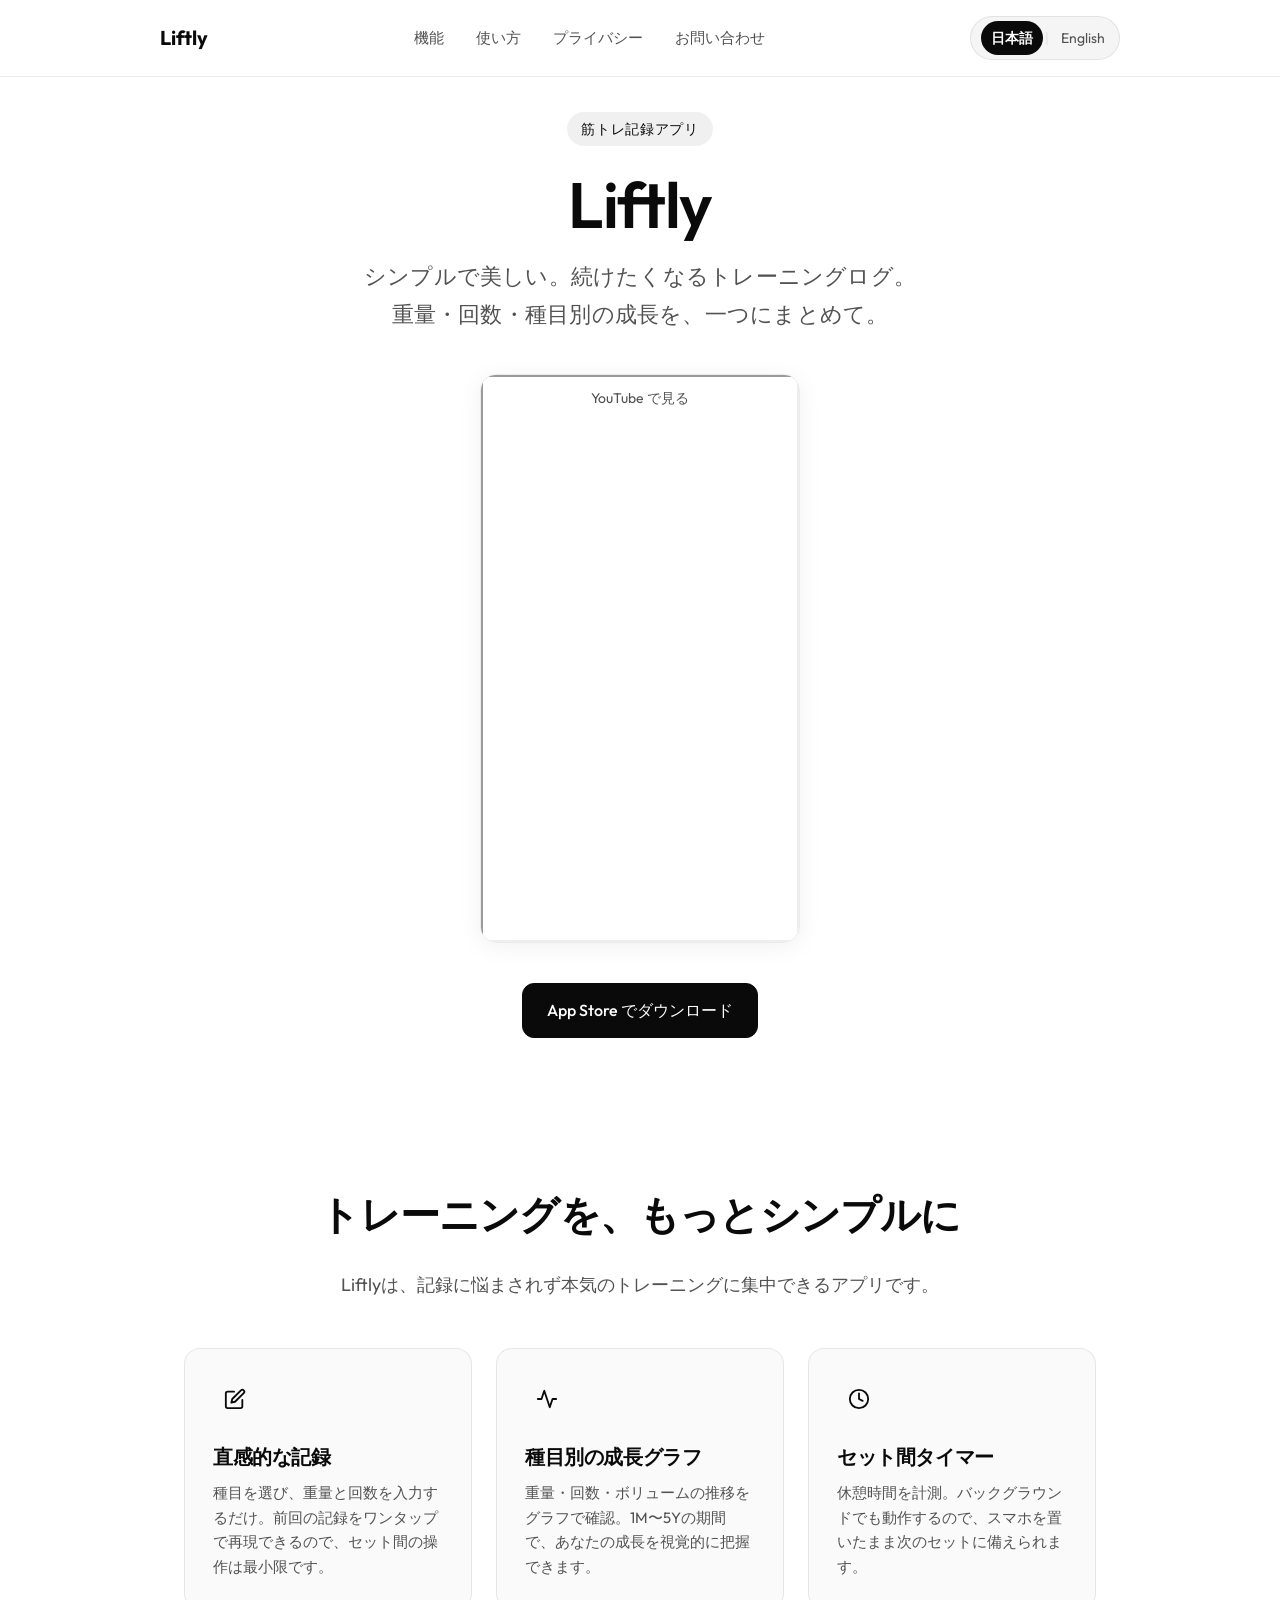
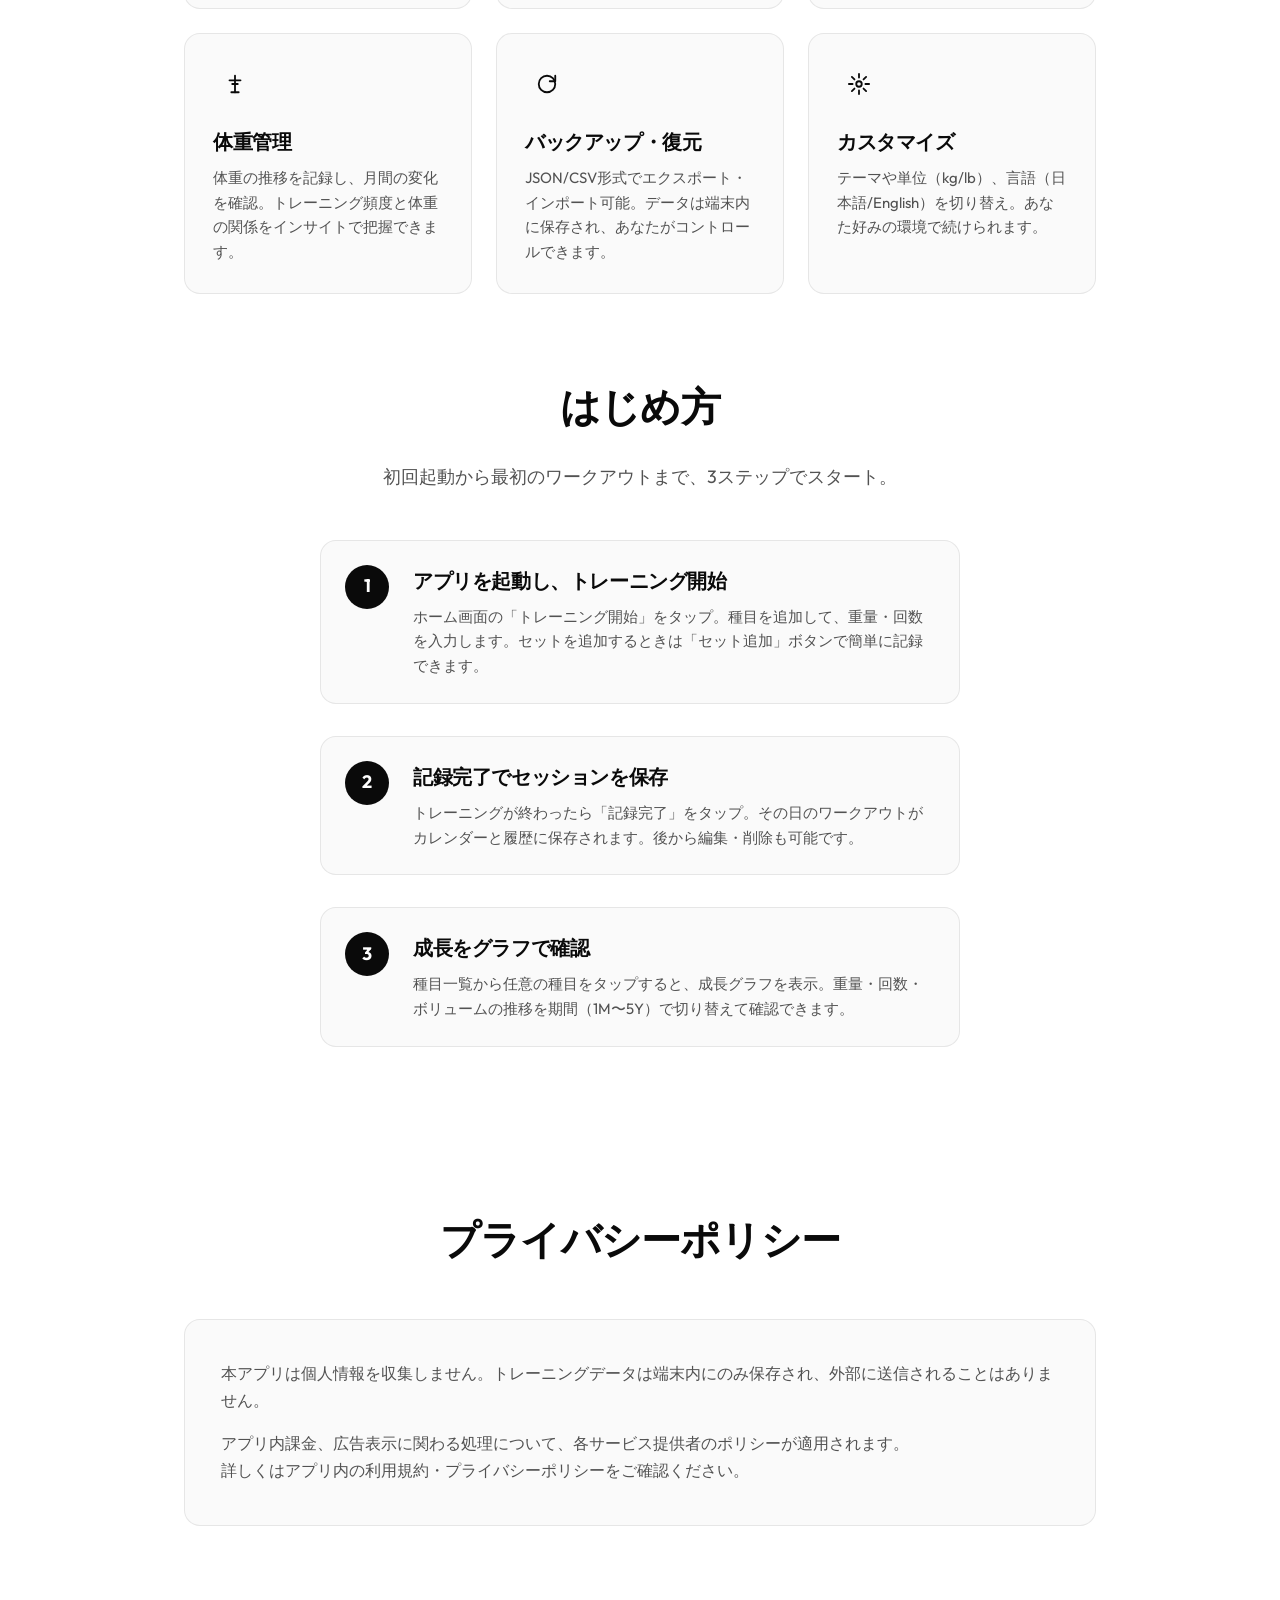
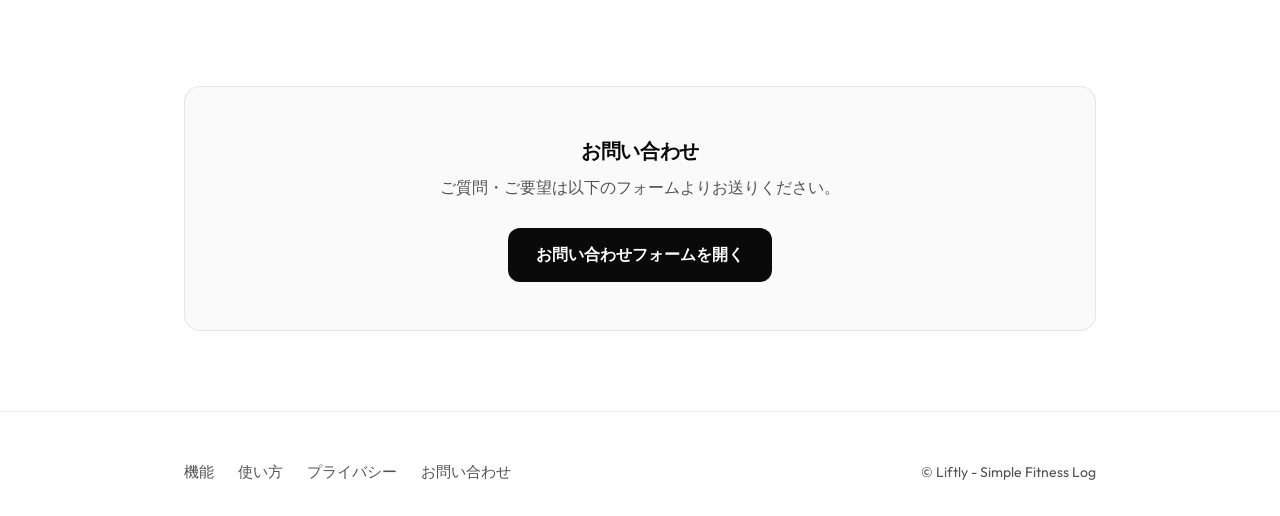
<file: DeveloperSite/docs/index.html>
<!DOCTYPE html>
<html lang="ja">
<head>
  <meta charset="UTF-8">
  <meta name="viewport" content="width=device-width, initial-scale=1.0, viewport-fit=cover">
  <meta name="description" content="Liftly - シンプルで美しい筋トレ記録アプリ。トレーニングログ、種目別成長グラフ、体重管理を一つに。">
  <meta name="theme-color" content="#ffffff">
  <title>Liftly - シンプルで続く、筋トレ記録アプリ</title>
  <link rel="preconnect" href="https://fonts.googleapis.com">
  <link rel="preconnect" href="https://fonts.gstatic.com" crossorigin>
  <link href="https://fonts.googleapis.com/css2?family=Outfit:wght@400;500;600;700&display=swap" rel="stylesheet">
  <link rel="stylesheet" href="./css/styles.css">
</head>
<body>
  <nav class="nav" id="nav">
    <div class="nav-inner">
      <a href="#" class="nav-logo">Liftly</a>
      <span class="nav-lang">
        <a href="?lang=ja" class="nav-lang-link" data-lang-link="ja" data-i18n="lang.ja">日本語</a>
        <span class="nav-lang-sep" aria-hidden="true">|</span>
        <a href="?lang=en" class="nav-lang-link" data-lang-link="en" data-i18n="lang.en">English</a>
      </span>
      <button type="button" class="nav-toggle" id="nav-toggle" aria-expanded="false" aria-controls="nav-menu" aria-label="メニューを開く">
        <span class="nav-toggle-bar"></span>
        <span class="nav-toggle-bar"></span>
        <span class="nav-toggle-bar"></span>
      </button>
      <div class="nav-right" id="nav-menu">
        <div class="nav-links">
          <a href="#features" data-i18n="nav.features">機能</a>
          <a href="#howto" data-i18n="nav.howto">使い方</a>
          <a href="#privacy" data-i18n="nav.privacy">プライバシー</a>
          <a href="#contact" data-i18n="nav.contact">お問い合わせ</a>
        </div>
      </div>
    </div>
  </nav>

  <header class="hero">
    <div class="hero-content container">
      <span class="hero-badge" data-i18n="hero.badge">筋トレ記録アプリ</span>
      <h1>Liftly</h1>
      <p class="hero-tagline" data-i18n="hero.tagline">
        シンプルで美しい。続けたくなるトレーニングログ。重量・回数・種目別の成長を、一つにまとめて。
      </p>
      <div class="hero-video-wrap">
        <iframe class="hero-video" src="https://www.youtube.com/embed/s2aB3qd8uTo" title="Liftlyアプリのプロモーション動画" allow="accelerometer; autoplay; clipboard-write; encrypted-media; gyroscope; picture-in-picture; web-share" allowfullscreen></iframe>
        <a href="https://youtube.com/shorts/s2aB3qd8uTo?feature=share" class="hero-video-link" data-i18n-href="youtubeShort" data-i18n="hero.watchYoutube" target="_blank" rel="noopener">YouTube で見る</a>
      </div>
      <div class="store-buttons">
        <a href="https://apps.apple.com/app/liftly-simple-workout-log/id6757798075" class="store-btn" data-i18n-href="appStore" data-i18n="hero.appStore" target="_blank" rel="noopener">
          <svg viewBox="0 0 24 24" fill="currentColor">
            <path d="M18.71 19.5c-.83 1.24-1.71 2.45-3.05 2.47-1.34.03-1.77-.79-3.29-.79-1.53 0-2 .77-3.27.82-1.31.05-2.3-1.32-3.14-2.53C4.25 17 2.94 12.45 4.7 9.39c.87-1.52 2.43-2.48 4.12-2.51 1.28-.02 2.5.87 3.29.87.78 0 2.26-1.07 3.81-.91.65.03 2.47.26 3.64 1.98-.09.06-2.17 1.28-2.15 3.81.03 3.02 2.65 4.03 2.68 4.04-.03.07-.42 1.44-1.38 2.83M13 3.5c.73-.83 1.94-1.46 2.94-1.5.13 1.17-.34 2.35-1.04 3.19-.69.85-1.83 1.51-2.95 1.42-.15-1.15.41-2.35 1.05-3.11z"/>
          </svg>
          App Store でダウンロード
        </a>
      </div>
    </div>
  </header>

  <main>
    <section id="features" class="container">
      <div class="section-header">
        <h2 data-i18n="features.title">トレーニングを、もっとシンプルに</h2>
        <p data-i18n="features.desc">Liftlyは、記録に悩まされず本気のトレーニングに集中できるアプリです。</p>
      </div>
      <div class="features-grid">
        <article class="feature-card">
          <div class="feature-icon">
            <svg viewBox="0 0 24 24" xmlns="http://www.w3.org/2000/svg"><path d="M11 4H4a2 2 0 00-2 2v14a2 2 0 002 2h14a2 2 0 002-2v-7" stroke="currentColor" stroke-width="2" fill="none" stroke-linecap="round" stroke-linejoin="round"/><path d="M18.5 2.5a2.12 2.12 0 013 3L12 15l-4 1 1-4 9.5-9.5z" stroke="currentColor" stroke-width="2" fill="none" stroke-linecap="round" stroke-linejoin="round"/></svg>
          </div>
          <h3 data-i18n="features.f1.title">直感的な記録</h3>
          <p data-i18n="features.f1.desc">種目を選び、重量と回数を入力するだけ。前回の記録をワンタップで再現できるので、セット間の操作は最小限です。</p>
        </article>
        <article class="feature-card">
          <div class="feature-icon">
            <svg viewBox="0 0 24 24" xmlns="http://www.w3.org/2000/svg"><polyline points="22 12 18 12 15 21 9 3 6 12 2 12" stroke="currentColor" stroke-width="2" fill="none" stroke-linecap="round" stroke-linejoin="round"/></svg>
          </div>
          <h3 data-i18n="features.f2.title">種目別の成長グラフ</h3>
          <p data-i18n="features.f2.desc">重量・回数・ボリュームの推移をグラフで確認。1M〜5Yの期間で、あなたの成長を視覚的に把握できます。</p>
        </article>
        <article class="feature-card">
          <div class="feature-icon">
            <svg viewBox="0 0 24 24" xmlns="http://www.w3.org/2000/svg"><circle cx="12" cy="12" r="10" stroke="currentColor" stroke-width="2" fill="none"/><polyline points="12 6 12 12 16 14" stroke="currentColor" stroke-width="2" fill="none" stroke-linecap="round" stroke-linejoin="round"/></svg>
          </div>
          <h3 data-i18n="features.f3.title">セット間タイマー</h3>
          <p data-i18n="features.f3.desc">休憩時間を計測。バックグラウンドでも動作するので、スマホを置いたまま次のセットに備えられます。</p>
        </article>
        <article class="feature-card">
          <div class="feature-icon">
            <svg viewBox="0 0 24 24" xmlns="http://www.w3.org/2000/svg"><path d="M12 3v18" stroke="currentColor" stroke-width="2" fill="none" stroke-linecap="round"/><path d="M8 21h8" stroke="currentColor" stroke-width="2" fill="none" stroke-linecap="round"/><path d="M6 8h12" stroke="currentColor" stroke-width="2" fill="none" stroke-linecap="round"/><path d="M9 12h6" stroke="currentColor" stroke-width="2" fill="none" stroke-linecap="round"/></svg>
          </div>
          <h3 data-i18n="features.f4.title">体重管理</h3>
          <p data-i18n="features.f4.desc">体重の推移を記録し、月間の変化を確認。トレーニング頻度と体重の関係をインサイトで把握できます。</p>
        </article>
        <article class="feature-card">
          <div class="feature-icon">
            <svg viewBox="0 0 24 24" xmlns="http://www.w3.org/2000/svg"><path d="M21 12a9 9 0 01-9 9 9 9 0 01-9-9 9 9 0 019-9 9 9 0 019 9z" stroke="currentColor" stroke-width="2" fill="none" stroke-linecap="round" stroke-linejoin="round"/><path d="M21 3v6h-6" stroke="currentColor" stroke-width="2" fill="none" stroke-linecap="round" stroke-linejoin="round"/></svg>
          </div>
          <h3 data-i18n="features.f5.title">バックアップ・復元</h3>
          <p data-i18n="features.f5.desc">JSON/CSV形式でエクスポート・インポート可能。データは端末内に保存され、あなたがコントロールできます。</p>
        </article>
        <article class="feature-card">
          <div class="feature-icon">
            <svg viewBox="0 0 24 24" xmlns="http://www.w3.org/2000/svg"><circle cx="12" cy="12" r="3" stroke="currentColor" stroke-width="2" fill="none"/><path d="M12 1v4M12 19v4M4.22 4.22l2.83 2.83M16.95 16.95l2.83 2.83M1 12h4M19 12h4M4.22 19.78l2.83-2.83M16.95 7.05l2.83-2.83" stroke="currentColor" stroke-width="2" fill="none" stroke-linecap="round"/></svg>
          </div>
          <h3 data-i18n="features.f6.title">カスタマイズ</h3>
          <p data-i18n="features.f6.desc">テーマや単位（kg/lb）、言語（日本語/English）を切り替え。あなた好みの環境で続けられます。</p>
        </article>
      </div>
    </section>

    <section id="howto">
      <div class="container">
        <div class="section-header">
          <h2 data-i18n="howto.title">はじめ方</h2>
          <p data-i18n="howto.desc">初回起動から最初のワークアウトまで、3ステップでスタート。</p>
        </div>
        <div class="howto-steps">
          <div class="howto-step">
            <span class="step-num">1</span>
            <div>
              <h3 data-i18n="howto.s1.title">アプリを起動し、トレーニング開始</h3>
              <p data-i18n="howto.s1.desc">ホーム画面の「トレーニング開始」をタップ。種目を追加して、重量・回数を入力します。セットを追加するときは「セット追加」ボタンで簡単に記録できます。</p>
            </div>
          </div>
          <div class="howto-step">
            <span class="step-num">2</span>
            <div>
              <h3 data-i18n="howto.s2.title">記録完了でセッションを保存</h3>
              <p data-i18n="howto.s2.desc">トレーニングが終わったら「記録完了」をタップ。その日のワークアウトがカレンダーと履歴に保存されます。後から編集・削除も可能です。</p>
            </div>
          </div>
          <div class="howto-step">
            <span class="step-num">3</span>
            <div>
              <h3 data-i18n="howto.s3.title">成長をグラフで確認</h3>
              <p data-i18n="howto.s3.desc">種目一覧から任意の種目をタップすると、成長グラフを表示。重量・回数・ボリュームの推移を期間（1M〜5Y）で切り替えて確認できます。</p>
            </div>
          </div>
        </div>
      </div>
    </section>

    <section id="privacy">
      <div class="container">
        <div class="section-header">
          <h2 data-i18n="privacy.title">プライバシーポリシー</h2>
        </div>
        <div class="legal-section">
          <p data-i18n="privacy.p1">本アプリは個人情報を収集しません。トレーニングデータは端末内にのみ保存され、外部に送信されることはありません。</p>
          <p data-i18n="privacy.p2">アプリ内課金、広告表示に関わる処理について、各サービス提供者のポリシーが適用されます。詳しくはアプリ内の利用規約・プライバシーポリシーをご確認ください。</p>
        </div>
      </div>
    </section>

    <section id="contact">
      <div class="container">
        <div class="contact-cta">
          <h3 data-i18n="contact.title">お問い合わせ</h3>
          <p data-i18n="contact.desc">ご質問・ご要望は以下のフォームよりお送りください。</p>
          <a href="https://forms.gle/kwtwF2FkEDE12ZcX8" class="btn-primary" data-i18n-href="contactForm" data-i18n="contact.btn" target="_blank" rel="noopener">
            お問い合わせフォームを開く
          </a>
        </div>
      </div>
    </section>
  </main>

  <footer class="footer">
    <div class="footer-inner container">
      <div class="footer-links">
        <a href="#features" data-i18n="footer.features">機能</a>
        <a href="#howto" data-i18n="footer.howto">使い方</a>
        <a href="#privacy" data-i18n="footer.privacy">プライバシー</a>
        <a href="#contact" data-i18n="footer.contact">お問い合わせ</a>
        <a href="./app-ads.txt" data-i18n="footer.appAds" class="display-none">app-ads.txt</a>
      </div>
      <span class="footer-copy" data-i18n="footer.copyright">© Liftly - Simple Fitness Log</span>
    </div>
  </footer>
  <script src="./js/i18n.js"></script>
  <script>
    (function() {
      var q = window.location.search || '';
      var h = window.location.hash || '';
      var hasError = (q.indexOf('error=access_denied') >= 0 || q.indexOf('error_code=otp_expired') >= 0) ||
          (h.indexOf('error=access_denied') >= 0 || h.indexOf('error_code=otp_expired') >= 0);
      var hasCode = q.indexOf('code=') >= 0 || h.indexOf('code=') >= 0;
      if (hasError || hasCode) {
        window.location.replace('./auth/reset-complete.html' + q + h);
        return;
      }
    })();
  </script>
  <script>
    (function() {
      var nav = document.getElementById('nav');
      var toggle = document.getElementById('nav-toggle');
      var menu = document.getElementById('nav-menu');
      if (!toggle || !menu) return;
      function isOpen() { return nav.classList.contains('is-open'); }
      function setOpen(open) {
        nav.classList.toggle('is-open', open);
        toggle.setAttribute('aria-expanded', open ? 'true' : 'false');
        toggle.setAttribute('aria-label', open ? (document.documentElement.lang === 'en' ? 'Close menu' : 'メニューを閉じる') : (document.documentElement.lang === 'en' ? 'Open menu' : 'メニューを開く'));
        document.body.style.overflow = open ? 'hidden' : '';
      }
      toggle.addEventListener('click', function() { setOpen(!isOpen()); });
      menu.querySelectorAll('a[href^="#"]').forEach(function(a) {
        a.addEventListener('click', function() { setOpen(false); });
      });
      window.addEventListener('resize', function() { if (window.innerWidth > 640) setOpen(false); });
    })();
  </script>
</body>
</html>
</file>
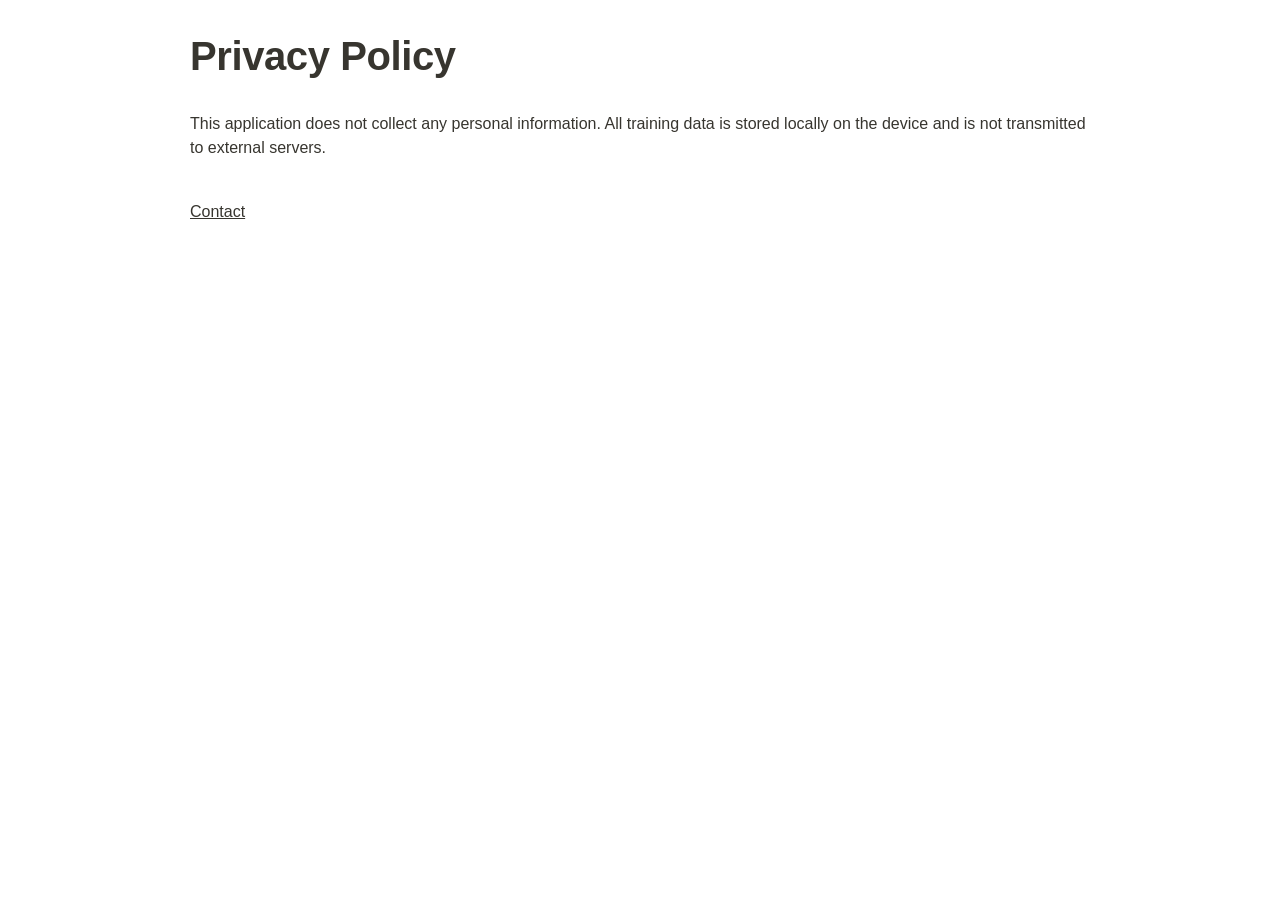
<file: DeveloperSite/REF_PrivercyPolicyPage/Privacy Policy 2f60ff489322807398aac2e94993f0a9.html>
<html><head><meta http-equiv="Content-Type" content="text/html; charset=utf-8"/><title>Privacy Policy</title><style>
/* cspell:disable-file */
/* webkit printing magic: print all background colors */
html {
	-webkit-print-color-adjust: exact;
}
* {
	box-sizing: border-box;
	-webkit-print-color-adjust: exact;
}

html,
body {
	margin: 0;
	padding: 0;
}
@media only screen {
	body {
		margin: 2em auto;
		max-width: 900px;
		color: rgb(55, 53, 47);
	}
}

body {
	line-height: 1.5;
	white-space: pre-wrap;
}

a,
a.visited {
	color: inherit;
	text-decoration: underline;
}

.pdf-relative-link-path {
	font-size: 80%;
	color: #444;
}

h1,
h2,
h3 {
	letter-spacing: -0.01em;
	line-height: 1.2;
	font-weight: 600;
	margin-bottom: 0;
}

/* Override strong tags inside headings to maintain consistent weight */
h1 strong,
h2 strong,
h3 strong {
	font-weight: 600;
}

.page-title {
	font-size: 2.5rem;
	font-weight: 700;
	margin-top: 0;
	margin-bottom: 0.75em;
}

h1 {
	font-size: 1.875rem;
	margin-top: 1.875rem;
}

h2 {
	font-size: 1.5rem;
	margin-top: 1.5rem;
}

h3 {
	font-size: 1.25rem;
	margin-top: 1.25rem;
}

.source {
	border: 1px solid #ddd;
	border-radius: 3px;
	padding: 1.5em;
	word-break: break-all;
}

.callout {
	border-radius: 10px;
	padding: 1rem;
}

figure {
	margin: 1.25em 0;
	page-break-inside: avoid;
}

figcaption {
	opacity: 0.5;
	font-size: 85%;
	margin-top: 0.5em;
}

mark {
	background-color: transparent;
}

.indented {
	padding-left: 1.5em;
}

hr {
	background: transparent;
	display: block;
	width: 100%;
	height: 1px;
	visibility: visible;
	border: none;
	border-bottom: 1px solid rgba(55, 53, 47, 0.09);
}

img {
	max-width: 100%;
}

@media only print {
	img {
		max-height: 100vh;
		object-fit: contain;
	}
}

@page {
	margin: 1in;
}

.collection-content {
	font-size: 0.875rem;
}

.collection-content td {
	white-space: pre-wrap;
	word-break: break-word;
}

.column-list {
	display: flex;
	justify-content: space-between;
}

.column {
	padding: 0 1em;
}

.column:first-child {
	padding-left: 0;
}

.column:last-child {
	padding-right: 0;
}

.table_of_contents-item {
	display: block;
	font-size: 0.875rem;
	line-height: 1.3;
	padding: 0.125rem;
}

.table_of_contents-indent-1 {
	margin-left: 1.5rem;
}

.table_of_contents-indent-2 {
	margin-left: 3rem;
}

.table_of_contents-indent-3 {
	margin-left: 4.5rem;
}

.table_of_contents-link {
	text-decoration: none;
	opacity: 0.7;
	border-bottom: 1px solid rgba(55, 53, 47, 0.18);
}

table,
th,
td {
	border: 1px solid rgba(55, 53, 47, 0.09);
	border-collapse: collapse;
}

table {
	border-left: none;
	border-right: none;
}

th,
td {
	font-weight: normal;
	padding: 0.25em 0.5em;
	line-height: 1.5;
	min-height: 1.5em;
	text-align: left;
}

th {
	color: rgba(55, 53, 47, 0.6);
}

ol,
ul {
	margin: 0;
	margin-block-start: 0.6em;
	margin-block-end: 0.6em;
}

li > ol:first-child,
li > ul:first-child {
	margin-block-start: 0.6em;
}

ul > li {
	list-style: disc;
}

ul.to-do-list {
	padding-inline-start: 0;
}

ul.to-do-list > li {
	list-style: none;
}

.to-do-children-checked {
	text-decoration: line-through;
	opacity: 0.375;
}

ul.toggle > li {
	list-style: none;
}

ul {
	padding-inline-start: 1.7em;
}

ul > li {
	padding-left: 0.1em;
}

ol {
	padding-inline-start: 1.6em;
}

ol > li {
	padding-left: 0.2em;
}

.mono ol {
	padding-inline-start: 2em;
}

.mono ol > li {
	text-indent: -0.4em;
}

.toggle {
	padding-inline-start: 0em;
	list-style-type: none;
}

/* Indent toggle children */
.toggle > li > details {
	padding-left: 1.7em;
}

.toggle > li > details > summary {
	margin-left: -1.1em;
}

.selected-value {
	display: inline-block;
	padding: 0 0.5em;
	background: rgba(206, 205, 202, 0.5);
	border-radius: 3px;
	margin-right: 0.5em;
	margin-top: 0.3em;
	margin-bottom: 0.3em;
	white-space: nowrap;
}

.collection-title {
	display: inline-block;
	margin-right: 1em;
}

.page-description {
	margin-bottom: 2em;
}

.simple-table {
	margin-top: 1em;
	font-size: 0.875rem;
	empty-cells: show;
}
.simple-table td {
	height: 29px;
	min-width: 120px;
}

.simple-table th {
	height: 29px;
	min-width: 120px;
}

.simple-table-header-color {
	background: rgb(247, 246, 243);
	color: black;
}
.simple-table-header {
	font-weight: 500;
}

time {
	opacity: 0.5;
}

.icon {
	display: inline-flex;
	align-items: center;
	justify-content: center;
	max-width: 1.2em;
	max-height: 1.2em;
	text-decoration: none;
	vertical-align: text-bottom;
	margin-right: 0.5em;
}

img.icon {
	border-radius: 3px;
}

.callout img.notion-static-icon {
	width: 1em;
	height: 1em;
}

.callout p {
	margin: 0;
}

.callout h1,
.callout h2,
.callout h3 {
	margin: 0 0 0.6rem;
}

.user-icon {
	width: 1.5em;
	height: 1.5em;
	border-radius: 100%;
	margin-right: 0.5rem;
}

.user-icon-inner {
	font-size: 0.8em;
}

.text-icon {
	border: 1px solid #000;
	text-align: center;
}

.page-cover-image {
	display: block;
	object-fit: cover;
	width: 100%;
	max-height: 30vh;
}

.page-header-icon {
	font-size: 3rem;
	margin-bottom: 1rem;
}

.page-header-icon-with-cover {
	margin-top: -0.72em;
	margin-left: 0.07em;
}

.page-header-icon img {
	border-radius: 3px;
}

.link-to-page {
	margin: 1em 0;
	padding: 0;
	border: none;
	font-weight: 500;
}

p > .user {
	opacity: 0.5;
}

td > .user,
td > time {
	white-space: nowrap;
}

input[type="checkbox"] {
	transform: scale(1.5);
	margin-right: 0.6em;
	vertical-align: middle;
}

p {
	margin-top: 0.5em;
	margin-bottom: 0.5em;
}

.image {
	border: none;
	margin: 1.5em 0;
	padding: 0;
	border-radius: 0;
	text-align: center;
}

.code,
code {
	background: rgba(135, 131, 120, 0.15);
	border-radius: 3px;
	padding: 0.2em 0.4em;
	border-radius: 3px;
	font-size: 85%;
	tab-size: 2;
}

code {
	color: #eb5757;
}

.code {
	padding: 1.5em 1em;
}

.code-wrap {
	white-space: pre-wrap;
	word-break: break-all;
}

.code > code {
	background: none;
	padding: 0;
	font-size: 100%;
	color: inherit;
}

blockquote {
	font-size: 1em;
	margin: 1em 0;
	padding-left: 1em;
	border-left: 3px solid rgb(55, 53, 47);
}

blockquote.quote-large {
	font-size: 1.25em;
}

.bookmark {
	text-decoration: none;
	max-height: 8em;
	padding: 0;
	display: flex;
	width: 100%;
	align-items: stretch;
}

.bookmark-title {
	font-size: 0.85em;
	overflow: hidden;
	text-overflow: ellipsis;
	height: 1.75em;
	white-space: nowrap;
}

.bookmark-text {
	display: flex;
	flex-direction: column;
}

.bookmark-info {
	flex: 4 1 180px;
	padding: 12px 14px 14px;
	display: flex;
	flex-direction: column;
	justify-content: space-between;
}

.bookmark-image {
	width: 33%;
	flex: 1 1 180px;
	display: block;
	position: relative;
	object-fit: cover;
	border-radius: 1px;
}

.bookmark-description {
	color: rgba(55, 53, 47, 0.6);
	font-size: 0.75em;
	overflow: hidden;
	max-height: 4.5em;
	word-break: break-word;
}

.bookmark-href {
	font-size: 0.75em;
	margin-top: 0.25em;
}

.sans { font-family: ui-sans-serif, -apple-system, BlinkMacSystemFont, "Segoe UI Variable Display", "Segoe UI", Helvetica, "Apple Color Emoji", "Noto Sans Arabic", "Noto Sans Hebrew", Arial, sans-serif, "Segoe UI Emoji", "Segoe UI Symbol"; }
.code { font-family: "SFMono-Regular", Menlo, Consolas, "PT Mono", "Liberation Mono", Courier, monospace; }
.serif { font-family: Lyon-Text, Georgia, ui-serif, serif; }
.mono { font-family: iawriter-mono, Nitti, Menlo, Courier, monospace; }
.pdf .sans { font-family: Inter, ui-sans-serif, -apple-system, BlinkMacSystemFont, "Segoe UI Variable Display", "Segoe UI", Helvetica, "Apple Color Emoji", "Noto Sans Arabic", "Noto Sans Hebrew", Arial, sans-serif, "Segoe UI Emoji", "Segoe UI Symbol", 'Twemoji', 'Noto Color Emoji', 'Noto Sans CJK JP'; }
.pdf:lang(zh-CN) .sans { font-family: Inter, ui-sans-serif, -apple-system, BlinkMacSystemFont, "Segoe UI Variable Display", "Segoe UI", Helvetica, "Apple Color Emoji", "Noto Sans Arabic", "Noto Sans Hebrew", Arial, sans-serif, "Segoe UI Emoji", "Segoe UI Symbol", 'Twemoji', 'Noto Color Emoji', 'Noto Sans CJK SC'; }
.pdf:lang(zh-TW) .sans { font-family: Inter, ui-sans-serif, -apple-system, BlinkMacSystemFont, "Segoe UI Variable Display", "Segoe UI", Helvetica, "Apple Color Emoji", "Noto Sans Arabic", "Noto Sans Hebrew", Arial, sans-serif, "Segoe UI Emoji", "Segoe UI Symbol", 'Twemoji', 'Noto Color Emoji', 'Noto Sans CJK TC'; }
.pdf:lang(ko-KR) .sans { font-family: Inter, ui-sans-serif, -apple-system, BlinkMacSystemFont, "Segoe UI Variable Display", "Segoe UI", Helvetica, "Apple Color Emoji", "Noto Sans Arabic", "Noto Sans Hebrew", Arial, sans-serif, "Segoe UI Emoji", "Segoe UI Symbol", 'Twemoji', 'Noto Color Emoji', 'Noto Sans CJK KR'; }
.pdf .code { font-family: Source Code Pro, "SFMono-Regular", Menlo, Consolas, "PT Mono", "Liberation Mono", Courier, monospace, 'Twemoji', 'Noto Color Emoji', 'Noto Sans Mono CJK JP'; }
.pdf:lang(zh-CN) .code { font-family: Source Code Pro, "SFMono-Regular", Menlo, Consolas, "PT Mono", "Liberation Mono", Courier, monospace, 'Twemoji', 'Noto Color Emoji', 'Noto Sans Mono CJK SC'; }
.pdf:lang(zh-TW) .code { font-family: Source Code Pro, "SFMono-Regular", Menlo, Consolas, "PT Mono", "Liberation Mono", Courier, monospace, 'Twemoji', 'Noto Color Emoji', 'Noto Sans Mono CJK TC'; }
.pdf:lang(ko-KR) .code { font-family: Source Code Pro, "SFMono-Regular", Menlo, Consolas, "PT Mono", "Liberation Mono", Courier, monospace, 'Twemoji', 'Noto Color Emoji', 'Noto Sans Mono CJK KR'; }
.pdf .serif { font-family: PT Serif, Lyon-Text, Georgia, ui-serif, serif, 'Twemoji', 'Noto Color Emoji', 'Noto Serif CJK JP'; }
.pdf:lang(zh-CN) .serif { font-family: PT Serif, Lyon-Text, Georgia, ui-serif, serif, 'Twemoji', 'Noto Color Emoji', 'Noto Serif CJK SC'; }
.pdf:lang(zh-TW) .serif { font-family: PT Serif, Lyon-Text, Georgia, ui-serif, serif, 'Twemoji', 'Noto Color Emoji', 'Noto Serif CJK TC'; }
.pdf:lang(ko-KR) .serif { font-family: PT Serif, Lyon-Text, Georgia, ui-serif, serif, 'Twemoji', 'Noto Color Emoji', 'Noto Serif CJK KR'; }
.pdf .mono { font-family: PT Mono, iawriter-mono, Nitti, Menlo, Courier, monospace, 'Twemoji', 'Noto Color Emoji', 'Noto Sans Mono CJK JP'; }
.pdf:lang(zh-CN) .mono { font-family: PT Mono, iawriter-mono, Nitti, Menlo, Courier, monospace, 'Twemoji', 'Noto Color Emoji', 'Noto Sans Mono CJK SC'; }
.pdf:lang(zh-TW) .mono { font-family: PT Mono, iawriter-mono, Nitti, Menlo, Courier, monospace, 'Twemoji', 'Noto Color Emoji', 'Noto Sans Mono CJK TC'; }
.pdf:lang(ko-KR) .mono { font-family: PT Mono, iawriter-mono, Nitti, Menlo, Courier, monospace, 'Twemoji', 'Noto Color Emoji', 'Noto Sans Mono CJK KR'; }
.highlight-default {
	color: rgba(44, 44, 43, 1);
}
.highlight-gray {
	color: rgba(125, 122, 117, 1);
	fill: rgba(125, 122, 117, 1);
}
.highlight-brown {
	color: rgba(159, 118, 90, 1);
	fill: rgba(159, 118, 90, 1);
}
.highlight-orange {
	color: rgba(210, 123, 45, 1);
	fill: rgba(210, 123, 45, 1);
}
.highlight-yellow {
	color: rgba(203, 148, 52, 1);
	fill: rgba(203, 148, 52, 1);
}
.highlight-teal {
	color: rgba(80, 148, 110, 1);
	fill: rgba(80, 148, 110, 1);
}
.highlight-blue {
	color: rgba(56, 125, 201, 1);
	fill: rgba(56, 125, 201, 1);
}
.highlight-purple {
	color: rgba(154, 107, 180, 1);
	fill: rgba(154, 107, 180, 1);
}
.highlight-pink {
	color: rgba(193, 76, 138, 1);
	fill: rgba(193, 76, 138, 1);
}
.highlight-red {
	color: rgba(207, 81, 72, 1);
	fill: rgba(207, 81, 72, 1);
}
.highlight-default_background {
	color: rgba(44, 44, 43, 1);
}
.highlight-gray_background {
	background: rgba(42, 28, 0, 0.07);
}
.highlight-brown_background {
	background: rgba(139, 46, 0, 0.086);
}
.highlight-orange_background {
	background: rgba(224, 101, 1, 0.129);
}
.highlight-yellow_background {
	background: rgba(211, 168, 0, 0.137);
}
.highlight-teal_background {
	background: rgba(0, 100, 45, 0.09);
}
.highlight-blue_background {
	background: rgba(0, 124, 215, 0.094);
}
.highlight-purple_background {
	background: rgba(102, 0, 178, 0.078);
}
.highlight-pink_background {
	background: rgba(197, 0, 93, 0.086);
}
.highlight-red_background {
	background: rgba(223, 22, 0, 0.094);
}
.block-color-default {
	color: inherit;
	fill: inherit;
}
.block-color-gray {
	color: rgba(125, 122, 117, 1);
	fill: rgba(125, 122, 117, 1);
}
.block-color-brown {
	color: rgba(159, 118, 90, 1);
	fill: rgba(159, 118, 90, 1);
}
.block-color-orange {
	color: rgba(210, 123, 45, 1);
	fill: rgba(210, 123, 45, 1);
}
.block-color-yellow {
	color: rgba(203, 148, 52, 1);
	fill: rgba(203, 148, 52, 1);
}
.block-color-teal {
	color: rgba(80, 148, 110, 1);
	fill: rgba(80, 148, 110, 1);
}
.block-color-blue {
	color: rgba(56, 125, 201, 1);
	fill: rgba(56, 125, 201, 1);
}
.block-color-purple {
	color: rgba(154, 107, 180, 1);
	fill: rgba(154, 107, 180, 1);
}
.block-color-pink {
	color: rgba(193, 76, 138, 1);
	fill: rgba(193, 76, 138, 1);
}
.block-color-red {
	color: rgba(207, 81, 72, 1);
	fill: rgba(207, 81, 72, 1);
}
.block-color-default_background {
	color: inherit;
	fill: inherit;
}
.block-color-gray_background {
	background: rgba(240, 239, 237, 1);
}
.block-color-brown_background {
	background: rgba(245, 237, 233, 1);
}
.block-color-orange_background {
	background: rgba(251, 235, 222, 1);
}
.block-color-yellow_background {
	background: rgba(249, 243, 220, 1);
}
.block-color-teal_background {
	background: rgba(232, 241, 236, 1);
}
.block-color-blue_background {
	background: rgba(229, 242, 252, 1);
}
.block-color-purple_background {
	background: rgba(243, 235, 249, 1);
}
.block-color-pink_background {
	background: rgba(250, 233, 241, 1);
}
.block-color-red_background {
	background: rgba(252, 233, 231, 1);
}
.select-value-color-default { background-color: rgba(42, 28, 0, 0.07); }
.select-value-color-gray { background-color: rgba(28, 19, 1, 0.11); }
.select-value-color-brown { background-color: rgba(127, 51, 0, 0.156); }
.select-value-color-orange { background-color: rgba(196, 88, 0, 0.203); }
.select-value-color-yellow { background-color: rgba(209, 156, 0, 0.282); }
.select-value-color-green { background-color: rgba(0, 96, 38, 0.156); }
.select-value-color-blue { background-color: rgba(0, 118, 217, 0.203); }
.select-value-color-purple { background-color: rgba(92, 0, 163, 0.141); }
.select-value-color-pink { background-color: rgba(183, 0, 78, 0.152); }
.select-value-color-red { background-color: rgba(206, 24, 0, 0.164); }

.checkbox {
	display: inline-flex;
	vertical-align: text-bottom;
	width: 16;
	height: 16;
	background-size: 16px;
	margin-left: 2px;
	margin-right: 5px;
}

.checkbox-on {
	background-image: url("data:image/svg+xml;charset=UTF-8,%3Csvg%20width%3D%2216%22%20height%3D%2216%22%20viewBox%3D%220%200%2016%2016%22%20fill%3D%22none%22%20xmlns%3D%22http%3A%2F%2Fwww.w3.org%2F2000%2Fsvg%22%3E%0A%3Crect%20width%3D%2216%22%20height%3D%2216%22%20fill%3D%22%2358A9D7%22%2F%3E%0A%3Cpath%20d%3D%22M6.71429%2012.2852L14%204.9995L12.7143%203.71436L6.71429%209.71378L3.28571%206.2831L2%207.57092L6.71429%2012.2852Z%22%20fill%3D%22white%22%2F%3E%0A%3C%2Fsvg%3E");
}

.checkbox-off {
	background-image: url("data:image/svg+xml;charset=UTF-8,%3Csvg%20width%3D%2216%22%20height%3D%2216%22%20viewBox%3D%220%200%2016%2016%22%20fill%3D%22none%22%20xmlns%3D%22http%3A%2F%2Fwww.w3.org%2F2000%2Fsvg%22%3E%0A%3Crect%20x%3D%220.75%22%20y%3D%220.75%22%20width%3D%2214.5%22%20height%3D%2214.5%22%20fill%3D%22white%22%20stroke%3D%22%2336352F%22%20stroke-width%3D%221.5%22%2F%3E%0A%3C%2Fsvg%3E");
}
	
</style></head><body><article id="2f60ff48-9322-8073-98aa-c2e94993f0a9" class="page sans"><header><h1 class="page-title" dir="auto">Privacy Policy</h1><p class="page-description" dir="auto"></p></header><div class="page-body"><div style="display:contents" dir="auto"><p id="2f60ff48-9322-8069-ab3d-f0d9c814511f" class="">This application does not collect any personal information. All training data is stored locally on the device and is not transmitted to external servers.</p></div><div style="display:contents" dir="auto"><p id="2f60ff48-9322-8006-b6d5-e39c387c22b1" class="">
</p></div><div style="display:contents" dir="auto"><p id="2f60ff48-9322-80e0-966b-e019f86facbb" class=""><a href="https://forms.gle/4L7V67LY9E2JWYNu7">Contact</a></p></div></div></article><span class="sans" style="font-size:14px;padding-top:2em"></span></body></html>
</file>
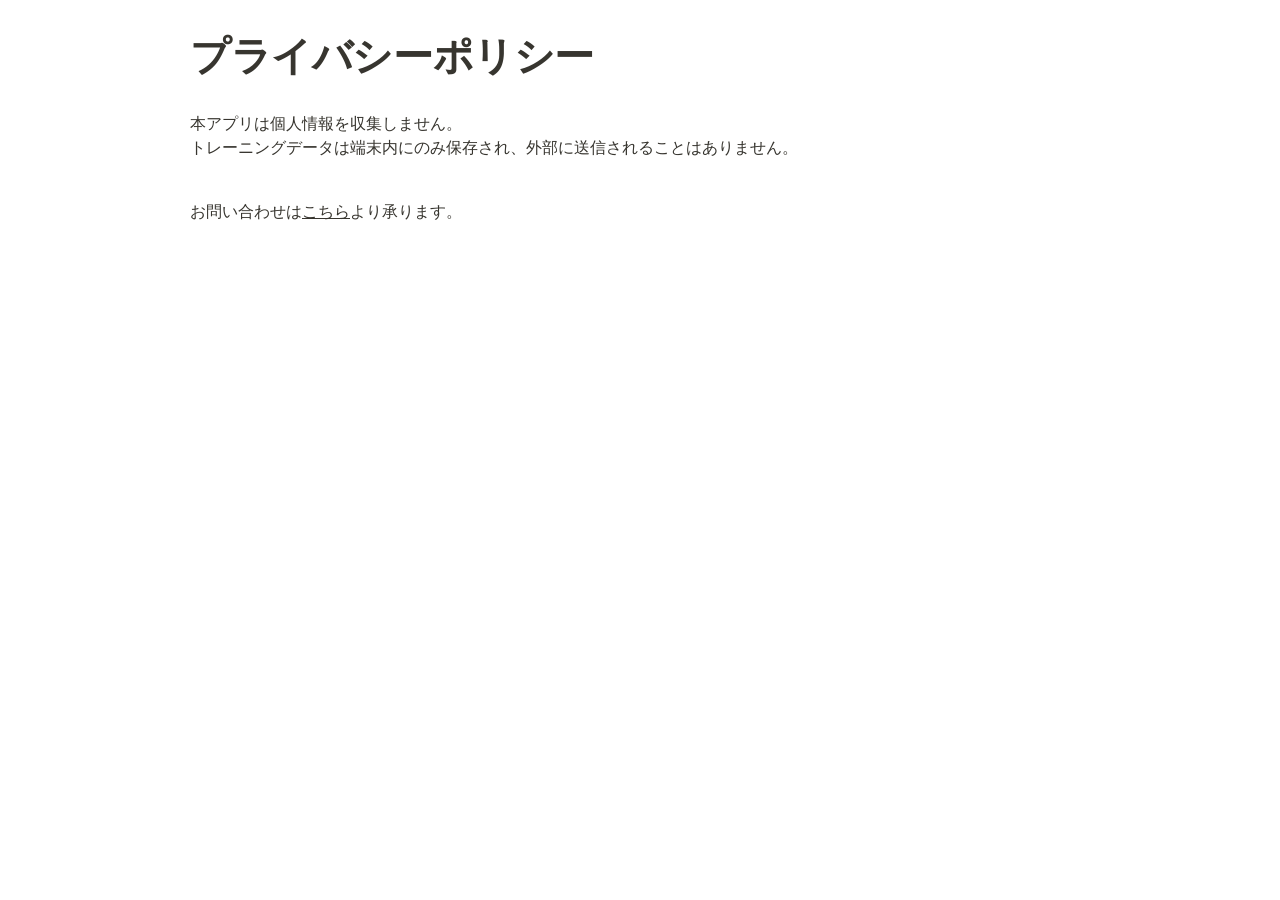
<file: DeveloperSite/REF_PrivercyPolicyPage/プライバシーポリシー 2f60ff4893228039a89fed882469cdde.html>
<html><head><meta http-equiv="Content-Type" content="text/html; charset=utf-8"/><title>プライバシーポリシー</title><style>
/* cspell:disable-file */
/* webkit printing magic: print all background colors */
html {
	-webkit-print-color-adjust: exact;
}
* {
	box-sizing: border-box;
	-webkit-print-color-adjust: exact;
}

html,
body {
	margin: 0;
	padding: 0;
}
@media only screen {
	body {
		margin: 2em auto;
		max-width: 900px;
		color: rgb(55, 53, 47);
	}
}

body {
	line-height: 1.5;
	white-space: pre-wrap;
}

a,
a.visited {
	color: inherit;
	text-decoration: underline;
}

.pdf-relative-link-path {
	font-size: 80%;
	color: #444;
}

h1,
h2,
h3 {
	letter-spacing: -0.01em;
	line-height: 1.2;
	font-weight: 600;
	margin-bottom: 0;
}

/* Override strong tags inside headings to maintain consistent weight */
h1 strong,
h2 strong,
h3 strong {
	font-weight: 600;
}

.page-title {
	font-size: 2.5rem;
	font-weight: 700;
	margin-top: 0;
	margin-bottom: 0.75em;
}

h1 {
	font-size: 1.875rem;
	margin-top: 1.875rem;
}

h2 {
	font-size: 1.5rem;
	margin-top: 1.5rem;
}

h3 {
	font-size: 1.25rem;
	margin-top: 1.25rem;
}

.source {
	border: 1px solid #ddd;
	border-radius: 3px;
	padding: 1.5em;
	word-break: break-all;
}

.callout {
	border-radius: 10px;
	padding: 1rem;
}

figure {
	margin: 1.25em 0;
	page-break-inside: avoid;
}

figcaption {
	opacity: 0.5;
	font-size: 85%;
	margin-top: 0.5em;
}

mark {
	background-color: transparent;
}

.indented {
	padding-left: 1.5em;
}

hr {
	background: transparent;
	display: block;
	width: 100%;
	height: 1px;
	visibility: visible;
	border: none;
	border-bottom: 1px solid rgba(55, 53, 47, 0.09);
}

img {
	max-width: 100%;
}

@media only print {
	img {
		max-height: 100vh;
		object-fit: contain;
	}
}

@page {
	margin: 1in;
}

.collection-content {
	font-size: 0.875rem;
}

.collection-content td {
	white-space: pre-wrap;
	word-break: break-word;
}

.column-list {
	display: flex;
	justify-content: space-between;
}

.column {
	padding: 0 1em;
}

.column:first-child {
	padding-left: 0;
}

.column:last-child {
	padding-right: 0;
}

.table_of_contents-item {
	display: block;
	font-size: 0.875rem;
	line-height: 1.3;
	padding: 0.125rem;
}

.table_of_contents-indent-1 {
	margin-left: 1.5rem;
}

.table_of_contents-indent-2 {
	margin-left: 3rem;
}

.table_of_contents-indent-3 {
	margin-left: 4.5rem;
}

.table_of_contents-link {
	text-decoration: none;
	opacity: 0.7;
	border-bottom: 1px solid rgba(55, 53, 47, 0.18);
}

table,
th,
td {
	border: 1px solid rgba(55, 53, 47, 0.09);
	border-collapse: collapse;
}

table {
	border-left: none;
	border-right: none;
}

th,
td {
	font-weight: normal;
	padding: 0.25em 0.5em;
	line-height: 1.5;
	min-height: 1.5em;
	text-align: left;
}

th {
	color: rgba(55, 53, 47, 0.6);
}

ol,
ul {
	margin: 0;
	margin-block-start: 0.6em;
	margin-block-end: 0.6em;
}

li > ol:first-child,
li > ul:first-child {
	margin-block-start: 0.6em;
}

ul > li {
	list-style: disc;
}

ul.to-do-list {
	padding-inline-start: 0;
}

ul.to-do-list > li {
	list-style: none;
}

.to-do-children-checked {
	text-decoration: line-through;
	opacity: 0.375;
}

ul.toggle > li {
	list-style: none;
}

ul {
	padding-inline-start: 1.7em;
}

ul > li {
	padding-left: 0.1em;
}

ol {
	padding-inline-start: 1.6em;
}

ol > li {
	padding-left: 0.2em;
}

.mono ol {
	padding-inline-start: 2em;
}

.mono ol > li {
	text-indent: -0.4em;
}

.toggle {
	padding-inline-start: 0em;
	list-style-type: none;
}

/* Indent toggle children */
.toggle > li > details {
	padding-left: 1.7em;
}

.toggle > li > details > summary {
	margin-left: -1.1em;
}

.selected-value {
	display: inline-block;
	padding: 0 0.5em;
	background: rgba(206, 205, 202, 0.5);
	border-radius: 3px;
	margin-right: 0.5em;
	margin-top: 0.3em;
	margin-bottom: 0.3em;
	white-space: nowrap;
}

.collection-title {
	display: inline-block;
	margin-right: 1em;
}

.page-description {
	margin-bottom: 2em;
}

.simple-table {
	margin-top: 1em;
	font-size: 0.875rem;
	empty-cells: show;
}
.simple-table td {
	height: 29px;
	min-width: 120px;
}

.simple-table th {
	height: 29px;
	min-width: 120px;
}

.simple-table-header-color {
	background: rgb(247, 246, 243);
	color: black;
}
.simple-table-header {
	font-weight: 500;
}

time {
	opacity: 0.5;
}

.icon {
	display: inline-flex;
	align-items: center;
	justify-content: center;
	max-width: 1.2em;
	max-height: 1.2em;
	text-decoration: none;
	vertical-align: text-bottom;
	margin-right: 0.5em;
}

img.icon {
	border-radius: 3px;
}

.callout img.notion-static-icon {
	width: 1em;
	height: 1em;
}

.callout p {
	margin: 0;
}

.callout h1,
.callout h2,
.callout h3 {
	margin: 0 0 0.6rem;
}

.user-icon {
	width: 1.5em;
	height: 1.5em;
	border-radius: 100%;
	margin-right: 0.5rem;
}

.user-icon-inner {
	font-size: 0.8em;
}

.text-icon {
	border: 1px solid #000;
	text-align: center;
}

.page-cover-image {
	display: block;
	object-fit: cover;
	width: 100%;
	max-height: 30vh;
}

.page-header-icon {
	font-size: 3rem;
	margin-bottom: 1rem;
}

.page-header-icon-with-cover {
	margin-top: -0.72em;
	margin-left: 0.07em;
}

.page-header-icon img {
	border-radius: 3px;
}

.link-to-page {
	margin: 1em 0;
	padding: 0;
	border: none;
	font-weight: 500;
}

p > .user {
	opacity: 0.5;
}

td > .user,
td > time {
	white-space: nowrap;
}

input[type="checkbox"] {
	transform: scale(1.5);
	margin-right: 0.6em;
	vertical-align: middle;
}

p {
	margin-top: 0.5em;
	margin-bottom: 0.5em;
}

.image {
	border: none;
	margin: 1.5em 0;
	padding: 0;
	border-radius: 0;
	text-align: center;
}

.code,
code {
	background: rgba(135, 131, 120, 0.15);
	border-radius: 3px;
	padding: 0.2em 0.4em;
	border-radius: 3px;
	font-size: 85%;
	tab-size: 2;
}

code {
	color: #eb5757;
}

.code {
	padding: 1.5em 1em;
}

.code-wrap {
	white-space: pre-wrap;
	word-break: break-all;
}

.code > code {
	background: none;
	padding: 0;
	font-size: 100%;
	color: inherit;
}

blockquote {
	font-size: 1em;
	margin: 1em 0;
	padding-left: 1em;
	border-left: 3px solid rgb(55, 53, 47);
}

blockquote.quote-large {
	font-size: 1.25em;
}

.bookmark {
	text-decoration: none;
	max-height: 8em;
	padding: 0;
	display: flex;
	width: 100%;
	align-items: stretch;
}

.bookmark-title {
	font-size: 0.85em;
	overflow: hidden;
	text-overflow: ellipsis;
	height: 1.75em;
	white-space: nowrap;
}

.bookmark-text {
	display: flex;
	flex-direction: column;
}

.bookmark-info {
	flex: 4 1 180px;
	padding: 12px 14px 14px;
	display: flex;
	flex-direction: column;
	justify-content: space-between;
}

.bookmark-image {
	width: 33%;
	flex: 1 1 180px;
	display: block;
	position: relative;
	object-fit: cover;
	border-radius: 1px;
}

.bookmark-description {
	color: rgba(55, 53, 47, 0.6);
	font-size: 0.75em;
	overflow: hidden;
	max-height: 4.5em;
	word-break: break-word;
}

.bookmark-href {
	font-size: 0.75em;
	margin-top: 0.25em;
}

.sans { font-family: ui-sans-serif, -apple-system, BlinkMacSystemFont, "Segoe UI Variable Display", "Segoe UI", Helvetica, "Apple Color Emoji", "Noto Sans Arabic", "Noto Sans Hebrew", Arial, sans-serif, "Segoe UI Emoji", "Segoe UI Symbol"; }
.code { font-family: "SFMono-Regular", Menlo, Consolas, "PT Mono", "Liberation Mono", Courier, monospace; }
.serif { font-family: Lyon-Text, Georgia, ui-serif, serif; }
.mono { font-family: iawriter-mono, Nitti, Menlo, Courier, monospace; }
.pdf .sans { font-family: Inter, ui-sans-serif, -apple-system, BlinkMacSystemFont, "Segoe UI Variable Display", "Segoe UI", Helvetica, "Apple Color Emoji", "Noto Sans Arabic", "Noto Sans Hebrew", Arial, sans-serif, "Segoe UI Emoji", "Segoe UI Symbol", 'Twemoji', 'Noto Color Emoji', 'Noto Sans CJK JP'; }
.pdf:lang(zh-CN) .sans { font-family: Inter, ui-sans-serif, -apple-system, BlinkMacSystemFont, "Segoe UI Variable Display", "Segoe UI", Helvetica, "Apple Color Emoji", "Noto Sans Arabic", "Noto Sans Hebrew", Arial, sans-serif, "Segoe UI Emoji", "Segoe UI Symbol", 'Twemoji', 'Noto Color Emoji', 'Noto Sans CJK SC'; }
.pdf:lang(zh-TW) .sans { font-family: Inter, ui-sans-serif, -apple-system, BlinkMacSystemFont, "Segoe UI Variable Display", "Segoe UI", Helvetica, "Apple Color Emoji", "Noto Sans Arabic", "Noto Sans Hebrew", Arial, sans-serif, "Segoe UI Emoji", "Segoe UI Symbol", 'Twemoji', 'Noto Color Emoji', 'Noto Sans CJK TC'; }
.pdf:lang(ko-KR) .sans { font-family: Inter, ui-sans-serif, -apple-system, BlinkMacSystemFont, "Segoe UI Variable Display", "Segoe UI", Helvetica, "Apple Color Emoji", "Noto Sans Arabic", "Noto Sans Hebrew", Arial, sans-serif, "Segoe UI Emoji", "Segoe UI Symbol", 'Twemoji', 'Noto Color Emoji', 'Noto Sans CJK KR'; }
.pdf .code { font-family: Source Code Pro, "SFMono-Regular", Menlo, Consolas, "PT Mono", "Liberation Mono", Courier, monospace, 'Twemoji', 'Noto Color Emoji', 'Noto Sans Mono CJK JP'; }
.pdf:lang(zh-CN) .code { font-family: Source Code Pro, "SFMono-Regular", Menlo, Consolas, "PT Mono", "Liberation Mono", Courier, monospace, 'Twemoji', 'Noto Color Emoji', 'Noto Sans Mono CJK SC'; }
.pdf:lang(zh-TW) .code { font-family: Source Code Pro, "SFMono-Regular", Menlo, Consolas, "PT Mono", "Liberation Mono", Courier, monospace, 'Twemoji', 'Noto Color Emoji', 'Noto Sans Mono CJK TC'; }
.pdf:lang(ko-KR) .code { font-family: Source Code Pro, "SFMono-Regular", Menlo, Consolas, "PT Mono", "Liberation Mono", Courier, monospace, 'Twemoji', 'Noto Color Emoji', 'Noto Sans Mono CJK KR'; }
.pdf .serif { font-family: PT Serif, Lyon-Text, Georgia, ui-serif, serif, 'Twemoji', 'Noto Color Emoji', 'Noto Serif CJK JP'; }
.pdf:lang(zh-CN) .serif { font-family: PT Serif, Lyon-Text, Georgia, ui-serif, serif, 'Twemoji', 'Noto Color Emoji', 'Noto Serif CJK SC'; }
.pdf:lang(zh-TW) .serif { font-family: PT Serif, Lyon-Text, Georgia, ui-serif, serif, 'Twemoji', 'Noto Color Emoji', 'Noto Serif CJK TC'; }
.pdf:lang(ko-KR) .serif { font-family: PT Serif, Lyon-Text, Georgia, ui-serif, serif, 'Twemoji', 'Noto Color Emoji', 'Noto Serif CJK KR'; }
.pdf .mono { font-family: PT Mono, iawriter-mono, Nitti, Menlo, Courier, monospace, 'Twemoji', 'Noto Color Emoji', 'Noto Sans Mono CJK JP'; }
.pdf:lang(zh-CN) .mono { font-family: PT Mono, iawriter-mono, Nitti, Menlo, Courier, monospace, 'Twemoji', 'Noto Color Emoji', 'Noto Sans Mono CJK SC'; }
.pdf:lang(zh-TW) .mono { font-family: PT Mono, iawriter-mono, Nitti, Menlo, Courier, monospace, 'Twemoji', 'Noto Color Emoji', 'Noto Sans Mono CJK TC'; }
.pdf:lang(ko-KR) .mono { font-family: PT Mono, iawriter-mono, Nitti, Menlo, Courier, monospace, 'Twemoji', 'Noto Color Emoji', 'Noto Sans Mono CJK KR'; }
.highlight-default {
	color: rgba(44, 44, 43, 1);
}
.highlight-gray {
	color: rgba(125, 122, 117, 1);
	fill: rgba(125, 122, 117, 1);
}
.highlight-brown {
	color: rgba(159, 118, 90, 1);
	fill: rgba(159, 118, 90, 1);
}
.highlight-orange {
	color: rgba(210, 123, 45, 1);
	fill: rgba(210, 123, 45, 1);
}
.highlight-yellow {
	color: rgba(203, 148, 52, 1);
	fill: rgba(203, 148, 52, 1);
}
.highlight-teal {
	color: rgba(80, 148, 110, 1);
	fill: rgba(80, 148, 110, 1);
}
.highlight-blue {
	color: rgba(56, 125, 201, 1);
	fill: rgba(56, 125, 201, 1);
}
.highlight-purple {
	color: rgba(154, 107, 180, 1);
	fill: rgba(154, 107, 180, 1);
}
.highlight-pink {
	color: rgba(193, 76, 138, 1);
	fill: rgba(193, 76, 138, 1);
}
.highlight-red {
	color: rgba(207, 81, 72, 1);
	fill: rgba(207, 81, 72, 1);
}
.highlight-default_background {
	color: rgba(44, 44, 43, 1);
}
.highlight-gray_background {
	background: rgba(42, 28, 0, 0.07);
}
.highlight-brown_background {
	background: rgba(139, 46, 0, 0.086);
}
.highlight-orange_background {
	background: rgba(224, 101, 1, 0.129);
}
.highlight-yellow_background {
	background: rgba(211, 168, 0, 0.137);
}
.highlight-teal_background {
	background: rgba(0, 100, 45, 0.09);
}
.highlight-blue_background {
	background: rgba(0, 124, 215, 0.094);
}
.highlight-purple_background {
	background: rgba(102, 0, 178, 0.078);
}
.highlight-pink_background {
	background: rgba(197, 0, 93, 0.086);
}
.highlight-red_background {
	background: rgba(223, 22, 0, 0.094);
}
.block-color-default {
	color: inherit;
	fill: inherit;
}
.block-color-gray {
	color: rgba(125, 122, 117, 1);
	fill: rgba(125, 122, 117, 1);
}
.block-color-brown {
	color: rgba(159, 118, 90, 1);
	fill: rgba(159, 118, 90, 1);
}
.block-color-orange {
	color: rgba(210, 123, 45, 1);
	fill: rgba(210, 123, 45, 1);
}
.block-color-yellow {
	color: rgba(203, 148, 52, 1);
	fill: rgba(203, 148, 52, 1);
}
.block-color-teal {
	color: rgba(80, 148, 110, 1);
	fill: rgba(80, 148, 110, 1);
}
.block-color-blue {
	color: rgba(56, 125, 201, 1);
	fill: rgba(56, 125, 201, 1);
}
.block-color-purple {
	color: rgba(154, 107, 180, 1);
	fill: rgba(154, 107, 180, 1);
}
.block-color-pink {
	color: rgba(193, 76, 138, 1);
	fill: rgba(193, 76, 138, 1);
}
.block-color-red {
	color: rgba(207, 81, 72, 1);
	fill: rgba(207, 81, 72, 1);
}
.block-color-default_background {
	color: inherit;
	fill: inherit;
}
.block-color-gray_background {
	background: rgba(240, 239, 237, 1);
}
.block-color-brown_background {
	background: rgba(245, 237, 233, 1);
}
.block-color-orange_background {
	background: rgba(251, 235, 222, 1);
}
.block-color-yellow_background {
	background: rgba(249, 243, 220, 1);
}
.block-color-teal_background {
	background: rgba(232, 241, 236, 1);
}
.block-color-blue_background {
	background: rgba(229, 242, 252, 1);
}
.block-color-purple_background {
	background: rgba(243, 235, 249, 1);
}
.block-color-pink_background {
	background: rgba(250, 233, 241, 1);
}
.block-color-red_background {
	background: rgba(252, 233, 231, 1);
}
.select-value-color-default { background-color: rgba(42, 28, 0, 0.07); }
.select-value-color-gray { background-color: rgba(28, 19, 1, 0.11); }
.select-value-color-brown { background-color: rgba(127, 51, 0, 0.156); }
.select-value-color-orange { background-color: rgba(196, 88, 0, 0.203); }
.select-value-color-yellow { background-color: rgba(209, 156, 0, 0.282); }
.select-value-color-green { background-color: rgba(0, 96, 38, 0.156); }
.select-value-color-blue { background-color: rgba(0, 118, 217, 0.203); }
.select-value-color-purple { background-color: rgba(92, 0, 163, 0.141); }
.select-value-color-pink { background-color: rgba(183, 0, 78, 0.152); }
.select-value-color-red { background-color: rgba(206, 24, 0, 0.164); }

.checkbox {
	display: inline-flex;
	vertical-align: text-bottom;
	width: 16;
	height: 16;
	background-size: 16px;
	margin-left: 2px;
	margin-right: 5px;
}

.checkbox-on {
	background-image: url("data:image/svg+xml;charset=UTF-8,%3Csvg%20width%3D%2216%22%20height%3D%2216%22%20viewBox%3D%220%200%2016%2016%22%20fill%3D%22none%22%20xmlns%3D%22http%3A%2F%2Fwww.w3.org%2F2000%2Fsvg%22%3E%0A%3Crect%20width%3D%2216%22%20height%3D%2216%22%20fill%3D%22%2358A9D7%22%2F%3E%0A%3Cpath%20d%3D%22M6.71429%2012.2852L14%204.9995L12.7143%203.71436L6.71429%209.71378L3.28571%206.2831L2%207.57092L6.71429%2012.2852Z%22%20fill%3D%22white%22%2F%3E%0A%3C%2Fsvg%3E");
}

.checkbox-off {
	background-image: url("data:image/svg+xml;charset=UTF-8,%3Csvg%20width%3D%2216%22%20height%3D%2216%22%20viewBox%3D%220%200%2016%2016%22%20fill%3D%22none%22%20xmlns%3D%22http%3A%2F%2Fwww.w3.org%2F2000%2Fsvg%22%3E%0A%3Crect%20x%3D%220.75%22%20y%3D%220.75%22%20width%3D%2214.5%22%20height%3D%2214.5%22%20fill%3D%22white%22%20stroke%3D%22%2336352F%22%20stroke-width%3D%221.5%22%2F%3E%0A%3C%2Fsvg%3E");
}
	
</style></head><body><article id="2f60ff48-9322-8039-a89f-ed882469cdde" class="page sans"><header><h1 class="page-title" dir="auto">プライバシーポリシー</h1><p class="page-description" dir="auto"></p></header><div class="page-body"><div style="display:contents" dir="auto"><p id="2f60ff48-9322-808a-8a76-c3d85b616f05" class="">本アプリは個人情報を収集しません。<br/>トレーニングデータは端末内にのみ保存され、外部に送信されることはありません。</p></div><div style="display:contents" dir="auto"><p id="2f60ff48-9322-80b5-b188-c4b36465c84b" class="">
</p></div><div style="display:contents" dir="auto"><p id="2f60ff48-9322-807a-a277-e318e1b41ebc" class="">お問い合わせは<a href="https://forms.gle/kwtwF2FkEDE12ZcX8">こちら</a>より承ります。</p></div></div></article><span class="sans" style="font-size:14px;padding-top:2em"></span></body></html>
</file>
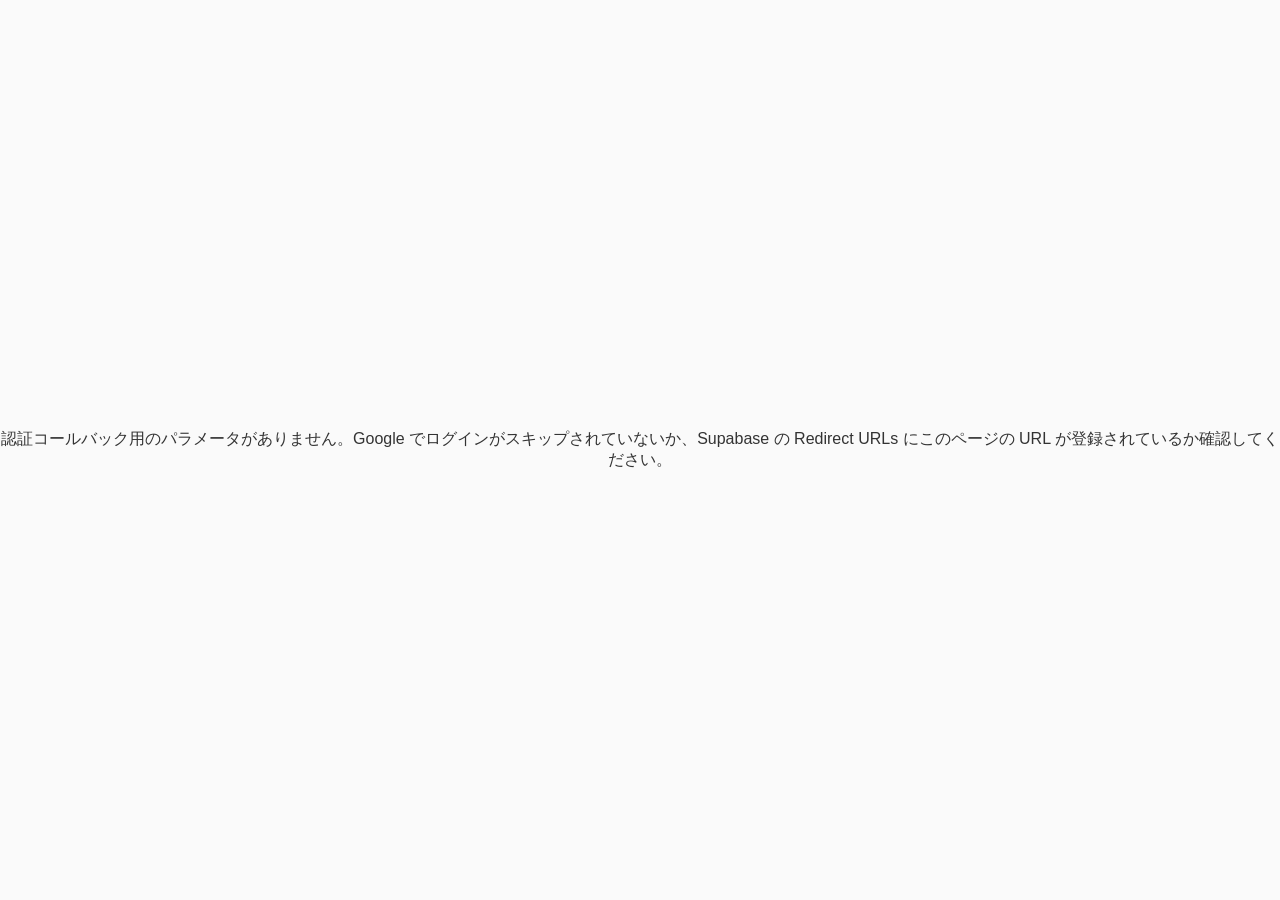
<file: DeveloperSite/docs/auth/callback.html>
<!DOCTYPE html>
<html lang="ja">
<head>
  <meta charset="UTF-8">
  <meta name="viewport" content="width=device-width, initial-scale=1.0, viewport-fit=cover">
  <meta name="robots" content="noindex,nofollow">
  <title>Liftly - 認証中</title>
  <style>
    body { font-family: -apple-system, BlinkMacSystemFont, "Segoe UI", sans-serif; display: flex; align-items: center; justify-content: center; min-height: 100vh; margin: 0; background: #fafafa; }
    .msg { text-align: center; color: #333; }
    .err { color: #b91c1c; margin-top: 1rem; }
  </style>
</head>
<body>
  <div class="msg">
    <p id="status">アプリを開いています...</p>
    <p id="err" class="err" hidden></p>
  </div>
  <script>
    (function() {
      // Supabase がリダイレクトした際の query と fragment をそのままアプリのスキームへ渡す
      var scheme = 'com.fitnesslog.liftly';
      var host = 'auth';
      var path = '/callback';
      var search = window.location.search || '';
      var hash = window.location.hash || '';
      var params = new URLSearchParams(search);
      var hashParams = new URLSearchParams(hash.replace(/^#/, ''));

      // エラー時はアプリへ転送せず、画面に表示する（Google 認証が挟まれない原因の特定のため）
      var error = params.get('error') || hashParams.get('error');
      var errorDesc = params.get('error_description') || hashParams.get('error_description');
      if (error) {
        document.getElementById('status').textContent = '認証でエラーが返されました。';
        var errEl = document.getElementById('err');
        errEl.innerHTML = '<strong>' + (error || 'error') + '</strong><br>' + (errorDesc || '');
        errEl.hidden = false;
        return;
      }

      // code（PKCE）または fragment に access_token がある場合のみアプリへ転送
      var code = params.get('code');
      var hasToken = hashParams.has('access_token') || (hash && hash.indexOf('access_token=') >= 0);
      if (!code && !hasToken) {
        document.getElementById('status').textContent = '認証コールバック用のパラメータがありません。Google でログインがスキップされていないか、Supabase の Redirect URLs にこのページの URL が登録されているか確認してください。';
        return;
      }

      var appUrl = scheme + '://' + host + path + search + hash;
      try {
        window.location.replace(appUrl);
      } catch (e) {
        document.getElementById('status').textContent = 'アプリを開けませんでした。';
        document.getElementById('err').textContent = e.message || '';
        document.getElementById('err').hidden = false;
      }
    })();
  </script>
</body>
</html>
</file>
<file: DeveloperSite/docs/css/styles.css>
/* Liftly - Marketing Site Styles (White/Black base) */
:root {
  --color-bg: #ffffff;
  --color-bg-card: #fafafa;
  --color-bg-elevated: #f5f5f5;
  --color-text: #0a0a0a;
  --color-text-muted: #525252;
  --color-accent: #0a0a0a;
  --color-accent-hover: #262626;
  --color-accent-muted: rgba(0, 0, 0, 0.06);
  --color-border: rgba(0, 0, 0, 0.08);
  --font-sans: "Outfit", -apple-system, BlinkMacSystemFont, "Segoe UI", sans-serif;
  --radius: 16px;
  --radius-sm: 12px;
  --shadow: 0 4px 24px rgba(0, 0, 0, 0.06);
  --shadow-hover: 0 8px 32px rgba(0, 0, 0, 0.1);
  --nav-height: 72px;
  --scroll-margin-nav: 88px;
}

* {
  box-sizing: border-box;
  margin: 0;
  padding: 0;
}

html {
  scroll-behavior: smooth;
  -webkit-text-size-adjust: 100%;
  text-size-adjust: 100%;
}

body {
  font-family: var(--font-sans);
  background: var(--color-bg);
  color: var(--color-text);
  line-height: 1.6;
  min-height: 100vh;
  overflow-x: hidden;
  overflow-wrap: break-word;
  word-wrap: break-word;
  line-break: normal;
  word-break: normal;
}

/* 見出し・タグラインの折り返し調整（読みやすい位置で改行） */
h1, h2, h3, .hero-tagline, .section-header h2 {
  line-break: normal;
  overflow-wrap: break-word;
}

@supports (text-wrap: balance) {
  .section-header h2,
  .hero-tagline {
    text-wrap: balance;
  }
}

/* 長い英単語のみ必要時は折り返し（日本語はそのまま） */
p, .feature-card p, .howto-step p, .legal-section p {
  overflow-wrap: break-word;
  word-break: normal;
  line-break: normal;
}

/* Typography */
h1, h2, h3, h4 {
  font-weight: 600;
  letter-spacing: -0.02em;
}

h1 { font-size: clamp(2.5rem, 6vw, 4rem); line-height: 1.1; }
h2 { font-size: clamp(1.75rem, 4vw, 2.5rem); margin-bottom: 1.5rem; }
h3 { font-size: 1.25rem; margin-bottom: 0.75rem; }
p { color: var(--color-text-muted); margin-bottom: 1rem; }

a {
  color: var(--color-text);
  text-decoration: none;
  transition: color 0.2s;
}
a:hover { color: var(--color-text-muted); }

/* ボタン系リンクはホバー・フォーカス時も文字色を白に固定（a:hover の上書きを防ぐ） */
.store-btn:hover,
.store-btn:focus-visible {
  color: var(--color-bg);
}

/* Layout */
.container {
  max-width: 960px;
  margin: 0 auto;
  padding: 0 24px;
}

/* オーバーフロー防止（グリッド・フレックス子要素） */
.features-grid,
.howto-steps,
.footer-inner {
  min-width: 0;
}
.feature-card,
.howto-step {
  min-width: 0;
}

section {
  padding: 80px 0;
  scroll-margin-top: var(--scroll-margin-nav);
}

#features, #howto, #privacy, #contact {
  scroll-margin-top: var(--scroll-margin-nav);
}

#features {
  padding-top: 96px;
}

/* Hero */
.hero {
  min-height: 70vh;
  display: flex;
  align-items: center;
  justify-content: center;
  text-align: center;
  background: var(--color-bg);
  position: relative;
  overflow: hidden;
  padding: 2.5rem 0 3rem;
  box-sizing: border-box;
}

.hero-content {
  position: relative;
  z-index: 1;
}

.hero-badge {
  display: inline-block;
  background: var(--color-accent-muted);
  color: var(--color-text);
  font-size: 0.875rem;
  font-weight: 500;
  padding: 6px 14px;
  border-radius: 100px;
  margin-bottom: 1.5rem;
  letter-spacing: 0.05em;
}

.hero h1 {
  margin-bottom: 1rem;
  color: var(--color-text);
}

.hero-tagline {
  font-size: clamp(1.125rem, 2.5vw, 1.375rem);
  color: var(--color-text-muted);
  max-width: 42ch;
  margin: 0 auto 2.5rem;
  line-height: 1.75;
  letter-spacing: 0.01em;
}

/* Hero プロモーション動画（YouTube Shorts 埋め込み） */
.hero-video-wrap {
  margin: 0 auto 2.5rem;
  max-width: 320px;
  border-radius: var(--radius);
  overflow: hidden;
  border: 1px solid var(--color-border);
  box-shadow: var(--shadow);
  position: relative;
  aspect-ratio: 9 / 16;
}

.hero-video-wrap .hero-video {
  position: absolute;
  top: 0;
  left: 0;
  width: 100%;
  height: 100%;
  display: block;
}

.hero-video-link {
  display: block;
  text-align: center;
  margin-top: 0.75rem;
  font-size: 0.875rem;
  color: var(--color-text-muted);
}

.hero-video-link:hover {
  color: var(--color-text);
}

/* App Store Buttons */
.store-buttons {
  display: flex;
  gap: 16px;
  justify-content: center;
  flex-wrap: wrap;
  margin-top: 0.5rem;
}

.store-btn {
  display: inline-flex;
  align-items: center;
  gap: 10px;
  padding: 14px 24px;
  background: var(--color-text);
  border: 1px solid var(--color-text);
  border-radius: var(--radius-sm);
  color: var(--color-bg);
  font-size: 1rem;
  font-weight: 500;
  transition: all 0.2s;
  -webkit-tap-highlight-color: transparent;
}

.store-btn:hover,
.store-btn:focus-visible {
  background: var(--color-accent-hover);
  border-color: var(--color-accent-hover);
  color: var(--color-bg);
}

.store-btn:focus-visible {
  outline: 2px solid var(--color-text);
  outline-offset: 2px;
}

.store-btn svg {
  width: 22px;
  height: 22px;
  fill: currentColor;
}

/* Section Headers */
.section-header {
  text-align: center;
  margin-bottom: 3rem;
}

.section-header p {
  font-size: 1.125rem;
  max-width: 36em;
  margin: 0 auto;
  line-height: 1.65;
}

/* Feature Cards */
.features-grid {
  display: grid;
  grid-template-columns: repeat(auto-fit, minmax(min(280px, 100%), 1fr));
  gap: 24px;
}

.feature-card {
  background: var(--color-bg-card);
  border: 1px solid var(--color-border);
  border-radius: var(--radius);
  padding: 28px;
  transition: all 0.3s;
}

.feature-card:hover {
  transform: translateY(-4px);
  border-color: var(--color-border);
  box-shadow: var(--shadow-hover);
}

.feature-icon {
  width: 44px;
  height: 44px;
  display: flex;
  align-items: center;
  justify-content: center;
  margin-bottom: 1.25rem;
}

.feature-icon svg {
  width: 22px;
  height: 22px;
  stroke: var(--color-text);
  stroke-width: 1.5;
  fill: none;
  stroke-linecap: round;
  stroke-linejoin: round;
}

.feature-card h3 {
  color: var(--color-text);
  margin-bottom: 0.5rem;
}

.feature-card p {
  font-size: 0.9375rem;
  margin: 0;
  line-height: 1.65;
}

/* How-to Steps */
.howto-steps {
  display: flex;
  flex-direction: column;
  gap: 32px;
  max-width: 640px;
  margin: 0 auto;
}

.howto-step {
  display: flex;
  gap: 24px;
  align-items: flex-start;
  padding: 24px;
  background: var(--color-bg-card);
  border: 1px solid var(--color-border);
  border-radius: var(--radius);
}

.step-num {
  flex-shrink: 0;
  width: 44px;
  height: 44px;
  background: var(--color-text);
  color: var(--color-bg);
  font-weight: 700;
  font-size: 1.125rem;
  border-radius: 50%;
  display: flex;
  align-items: center;
  justify-content: center;
}

.howto-step h3 {
  margin-bottom: 0.5rem;
}

.howto-step p {
  margin: 0;
  font-size: 0.9375rem;
  line-height: 1.65;
}

/* Legal / Privacy */
.legal-section {
  background: var(--color-bg-card);
  border: 1px solid var(--color-border);
  border-radius: var(--radius);
  padding: 2.5rem 2.25rem;
}

.legal-section p {
  line-height: 1.7;
}

.legal-section h2 {
  margin-bottom: 1.5rem;
}

.legal-section p {
  margin-bottom: 1rem;
}

.legal-section p:last-child {
  margin-bottom: 0;
}

/* Contact CTA */
.contact-cta {
  text-align: center;
  padding: 48px 24px;
  background: var(--color-bg-card);
  border: 1px solid var(--color-border);
  border-radius: var(--radius);
}

.contact-cta h3 {
  margin-bottom: 0.5rem;
  color: var(--color-text);
}

.contact-cta p {
  margin-bottom: 1.5rem;
}

.contact-cta .btn-primary {
  margin-top: 0.25rem;
}

.btn-primary {
  display: inline-flex;
  align-items: center;
  gap: 8px;
  padding: 14px 28px;
  background: var(--color-text);
  color: var(--color-bg);
  font-weight: 600;
  font-size: 1rem;
  border-radius: var(--radius-sm);
  border: none;
  cursor: pointer;
  transition: all 0.2s;
  text-decoration: none;
  -webkit-tap-highlight-color: transparent;
}

.btn-primary:hover,
.btn-primary:focus-visible {
  background: var(--color-accent-hover);
  color: var(--color-bg);
  transform: translateY(-1px);
}

.btn-primary:focus-visible {
  outline: 2px solid var(--color-text);
  outline-offset: 2px;
}

/* Footer */
.footer {
  padding: 48px 24px 32px;
  border-top: 1px solid var(--color-border);
}

.footer-inner {
  max-width: 960px;
  margin: 0 auto;
  display: flex;
  flex-wrap: wrap;
  justify-content: space-between;
  align-items: center;
  gap: 24px;
}

.footer-links {
  display: flex;
  gap: 24px;
}

.footer-links a {
  color: var(--color-text-muted);
  font-size: 0.9375rem;
}

.footer-links a:hover {
  color: var(--color-text);
}

.footer-copy {
  color: var(--color-text-muted);
  font-size: 0.875rem;
}

/* Nav */
.nav {
  position: fixed;
  top: 0;
  left: 0;
  right: 0;
  z-index: 100;
  padding: 16px 24px;
  padding-top: calc(16px + env(safe-area-inset-top, 0px));
  background: rgba(255, 255, 255, 0.85);
  backdrop-filter: blur(12px);
  -webkit-backdrop-filter: blur(12px);
  border-bottom: 1px solid var(--color-border);
  min-height: var(--nav-height);
  box-sizing: border-box;
}

.nav-inner {
  max-width: 960px;
  margin: 0 auto;
  display: flex;
  justify-content: space-between;
  align-items: center;
  gap: 16px;
  min-width: 0;
}

.nav-right {
  display: flex;
  align-items: center;
  gap: 32px;
  flex-wrap: nowrap;
  flex-shrink: 0;
  min-width: 0;
  order: 1;
}

.nav-links {
  display: flex;
  gap: 32px;
  flex-wrap: nowrap;
}

.nav-logo {
  font-size: 1.25rem;
  font-weight: 700;
  color: var(--color-text);
  text-decoration: none;
}

.nav-logo:focus-visible {
  outline: 2px solid var(--color-text);
  outline-offset: 2px;
  border-radius: 4px;
}

.nav-links a {
  color: var(--color-text-muted);
  font-size: 0.9375rem;
  font-weight: 500;
  white-space: nowrap;
}

.nav-links a:hover {
  color: var(--color-text);
}

.nav-links a:focus-visible,
.footer-links a:focus-visible {
  outline: 2px solid var(--color-text);
  outline-offset: 2px;
  border-radius: 4px;
}

.nav-lang {
  order: 2;
  display: flex;
  align-items: center;
  gap: 0;
  font-size: 0.875rem;
  flex-shrink: 0;
  white-space: nowrap;
  background: var(--color-bg-elevated);
  border-radius: 100px;
  padding: 4px 4px 4px 10px;
  border: 1px solid var(--color-border);
  transition: background 0.2s, border-color 0.2s;
}

.nav-lang-link {
  color: var(--color-text-muted);
  padding: 6px 10px;
  border-radius: 100px;
  transition: color 0.2s, background 0.2s;
}

.nav-lang-link:hover {
  color: var(--color-text);
}

.nav-lang-link.is-active {
  color: var(--color-bg);
  background: var(--color-text);
  font-weight: 600;
  cursor: default;
  pointer-events: none;
}

.nav-lang-link:focus-visible {
  outline: 2px solid var(--color-text);
  outline-offset: 2px;
}

.nav-lang-link.is-active:focus-visible {
  outline-color: var(--color-bg);
}

.nav-lang-sep {
  color: var(--color-border);
  user-select: none;
  margin: 0 2px;
}

/* ハンバーガーボタン（デスクトップでは非表示） */
.nav-toggle {
  display: none;
  flex-direction: column;
  justify-content: center;
  gap: 5px;
  width: 44px;
  height: 44px;
  padding: 10px;
  margin: -4px -4px -4px 0;
  background: none;
  border: none;
  cursor: pointer;
  -webkit-tap-highlight-color: transparent;
  border-radius: var(--radius-sm);
}
.nav-toggle-bar {
  display: block;
  width: 22px;
  height: 2px;
  background: var(--color-text);
  border-radius: 1px;
  transition: transform 0.25s, opacity 0.25s;
}
.nav-toggle[aria-expanded="true"] .nav-toggle-bar:nth-child(1) {
  transform: translateY(7px) rotate(45deg);
}
.nav-toggle[aria-expanded="true"] .nav-toggle-bar:nth-child(2) {
  opacity: 0;
}
.nav-toggle[aria-expanded="true"] .nav-toggle-bar:nth-child(3) {
  transform: translateY(-7px) rotate(-45deg);
}

.nav-toggle:focus-visible {
  outline: 2px solid var(--color-text);
  outline-offset: 2px;
}

/* Spacer for fixed nav（safe-area 対応） */
body {
  padding-top: calc(var(--nav-height) + env(safe-area-inset-top, 0px));
}

/* Refinements */
.contact-cta p {
  max-width: 28em;
  margin-left: auto;
  margin-right: auto;
}

/* タブレット〜狭めデスクトップ: ヘッダー折り返し防止 */
@media (max-width: 900px) and (min-width: 641px) {
  .nav-right { gap: 20px; }
  .nav-links { gap: 20px; }
  .nav-links a { font-size: 0.875rem; }
  .nav-inner { gap: 12px; }
}

/* モバイル: 中〜小 */
@media (max-width: 640px) {
  .nav {
    flex-wrap: wrap;
  }
  .nav-inner {
    flex-wrap: wrap;
    width: 100%;
  }
  .nav-lang {
    order: 1;
    margin-left: auto;
  }
  .nav-toggle {
    display: flex;
    order: 2;
  }
  .nav-right {
    display: none;
    order: 3;
    width: 100%;
    flex-basis: 100%;
    flex-direction: column;
    align-items: stretch;
    gap: 0;
    padding: 16px 0 24px;
    border-top: 1px solid var(--color-border);
    margin-top: 8px;
    background: var(--color-bg);
  }
  .nav.is-open .nav-right {
    display: flex;
  }
  .nav-links {
    flex-direction: column;
    gap: 0;
    margin-bottom: 0;
  }
  .nav-links a {
    display: block;
    padding: 14px 0;
    font-size: 1rem;
    border-bottom: 1px solid var(--color-border);
    white-space: normal;
  }
  .nav-links a:last-child {
    border-bottom: none;
  }
  section { padding: 48px 0; }
  #features { padding-top: 64px; }
  .hero {
    min-height: 60vh;
    padding: 2rem 0 2.5rem;
  }
  .hero-tagline { max-width: 100%; }
  .store-btn { width: 100%; justify-content: center; min-height: 48px; }
  .section-header { margin-bottom: 2rem; }
  .section-header p { font-size: 1rem; }
  .features-grid { gap: 16px; }
  .feature-card { padding: 20px; }
  .howto-steps { gap: 20px; }
  .howto-step {
    flex-direction: row;
    gap: 16px;
    padding: 20px 16px;
  }
  .step-num { width: 40px; height: 40px; font-size: 1rem; }
  .legal-section { padding: 1.5rem 1.25rem; }
  .contact-cta { padding: 40px 20px; }
  .contact-cta p { margin-bottom: 1.25rem; }
  .btn-primary { width: 100%; justify-content: center; min-height: 48px; margin-top: 0.25rem; }
  .footer-inner { flex-direction: column; align-items: center; text-align: center; gap: 16px; }
  .footer-links { flex-wrap: wrap; justify-content: center; gap: 16px; }
}

/* モバイル: 極小（縦長・狭幅） */
@media (max-width: 380px) {
  :root {
    --nav-height: 56px;
    --scroll-margin-nav: 72px;
  }
  .container { padding: 0 16px; }
  .nav { padding: 12px 16px; padding-top: calc(12px + env(safe-area-inset-top, 0px)); min-height: 56px; }
  .hero { padding: 1.5rem 0 2rem; }
  .hero h1 { font-size: 2rem; }
  .hero-tagline { font-size: 1rem; }
  .feature-card { padding: 16px; }
  .howto-step { padding: 16px 12px; gap: 12px; }
  .step-num { width: 36px; height: 36px; font-size: 0.9375rem; }
  .howto-step h3 { font-size: 1.125rem; }
  .footer-links { gap: 12px; }
  .footer-links a { font-size: 0.875rem; }
  .footer-copy { font-size: 0.8125rem; }
  .contact-cta { padding: 32px 16px; }
}

.display-none {
  display: none;
}

/* Auth reset complete page (docs/auth/reset-complete.html) */
.auth-reset-section {
  padding: 96px 0 80px;
  min-height: 60vh;
  display: flex;
  align-items: center;
}

.auth-reset-card {
  max-width: 480px;
  margin: 0 auto;
  text-align: center;
  padding: 2.5rem 2rem;
  background: var(--color-bg-card);
  border: 1px solid var(--color-border);
  border-radius: var(--radius);
  box-shadow: var(--shadow);
}

.auth-reset-icon {
  width: 56px;
  height: 56px;
  margin: 0 auto 1.5rem;
  display: flex;
  align-items: center;
  justify-content: center;
}

.auth-reset-icon svg {
  width: 28px;
  height: 28px;
  stroke: var(--color-text);
}

.auth-reset-title {
  font-size: clamp(1.5rem, 4vw, 1.75rem);
  margin-bottom: 0.75rem;
  color: var(--color-text);
}

.auth-reset-lead {
  font-size: 1.0625rem;
  color: var(--color-text);
  margin-bottom: 1rem;
}

.auth-reset-desc {
  font-size: 0.9375rem;
  color: var(--color-text-muted);
  line-height: 1.7;
  margin-bottom: 1.5rem;
}

.auth-reset-btn {
  display: inline-flex;
}

.auth-reset-error {
  margin-bottom: 1rem;
  text-align: left;
}

.auth-reset-error p {
  margin: 0;
  color: var(--color-text);
}

.auth-reset-icon-error {
  stroke: var(--color-text-muted);
}

.auth-reset-form-wrap {
  text-align: left;
  margin-bottom: 1rem;
}

.auth-reset-form {
  display: flex;
  flex-direction: column;
  gap: 12px;
}

.auth-reset-label {
  font-size: 0.875rem;
  font-weight: 500;
  color: var(--color-text);
}

.auth-reset-input {
  padding: 12px 14px;
  border: 1px solid var(--color-border);
  border-radius: var(--radius-sm);
  font-family: var(--font-sans);
  font-size: 1rem;
}

.auth-reset-input:focus {
  outline: 2px solid var(--color-text);
  outline-offset: 1px;
}

.auth-reset-form-error {
  font-size: 0.875rem;
  color: #b91c1c;
  margin: 0;
}

.auth-reset-submit {
  margin-top: 0.25rem;
}

.auth-reset-success {
  margin-bottom: 1rem;
}

.auth-reset-success p {
  margin: 0;
  color: var(--color-text);
}

@media (max-width: 640px) {
  .auth-reset-section {
    padding: 80px 0 48px;
  }
  .auth-reset-card {
    padding: 2rem 1.25rem;
  }
}
</file>
